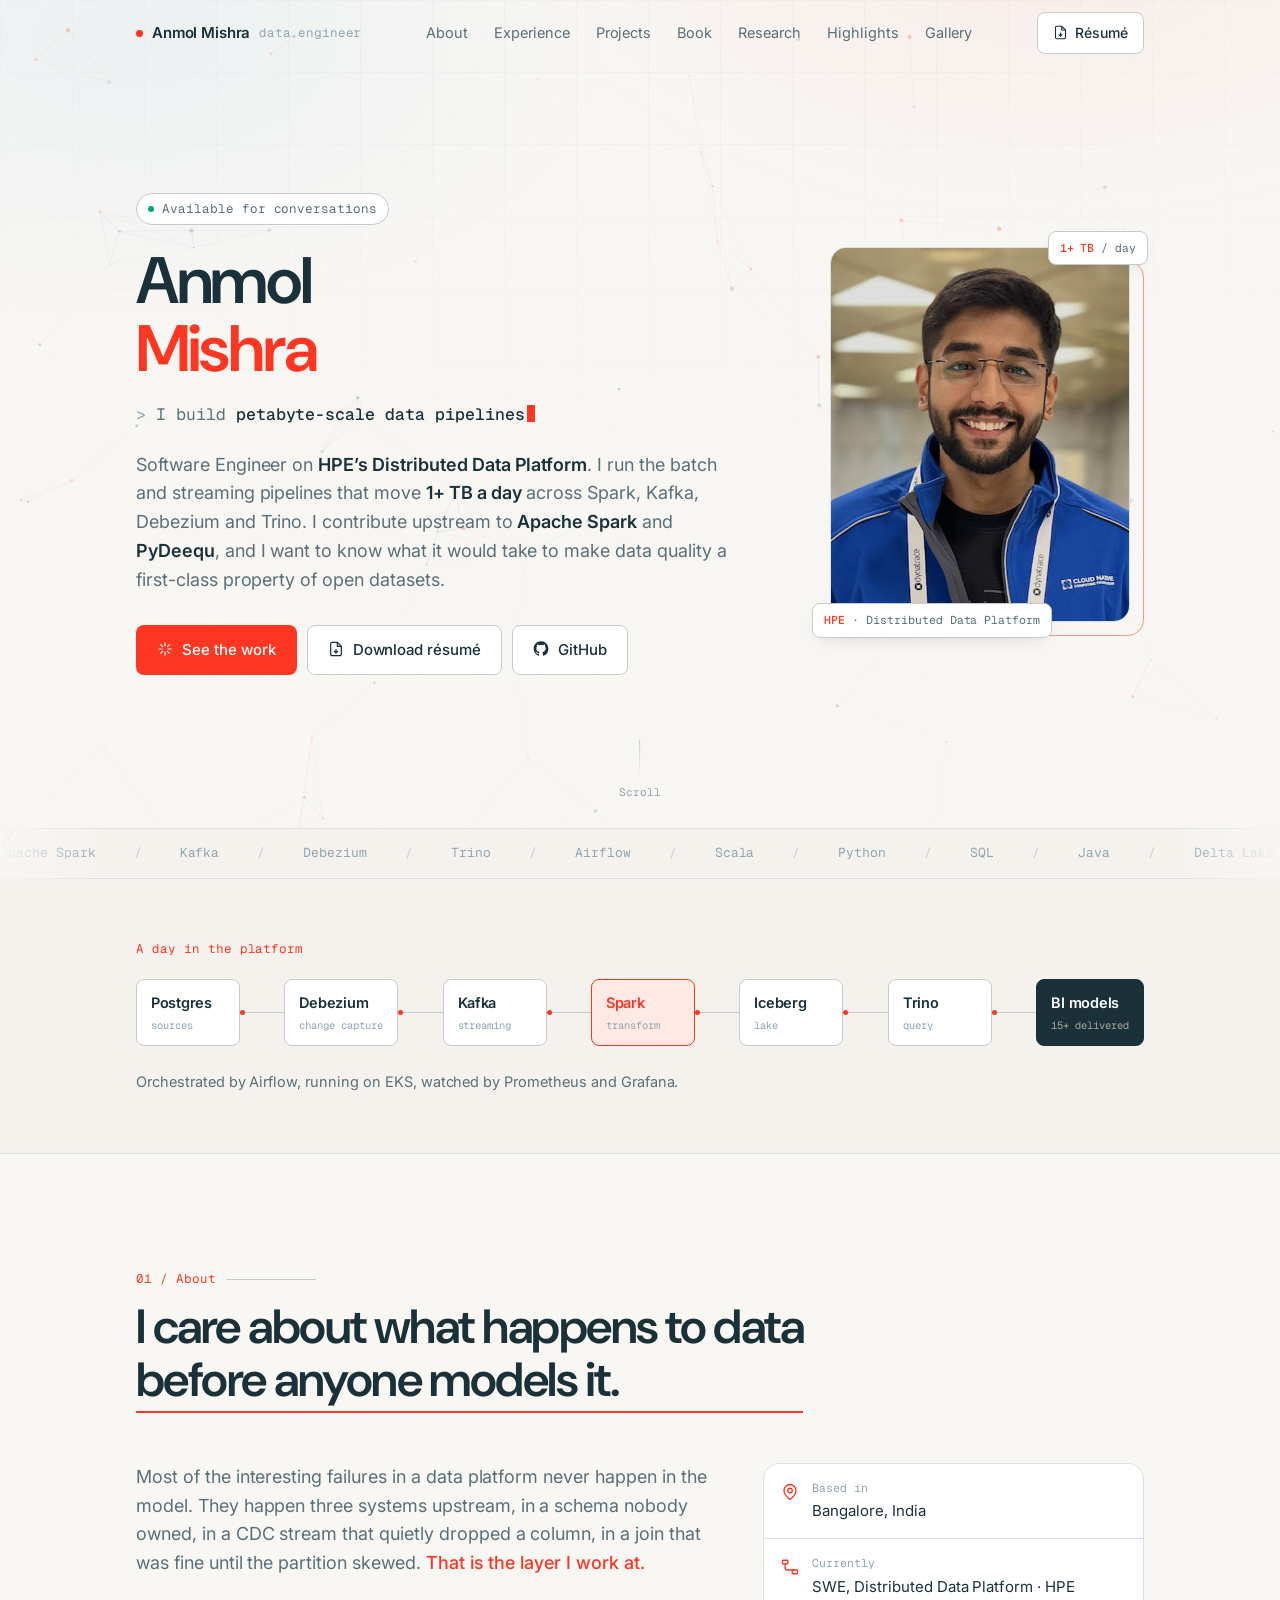
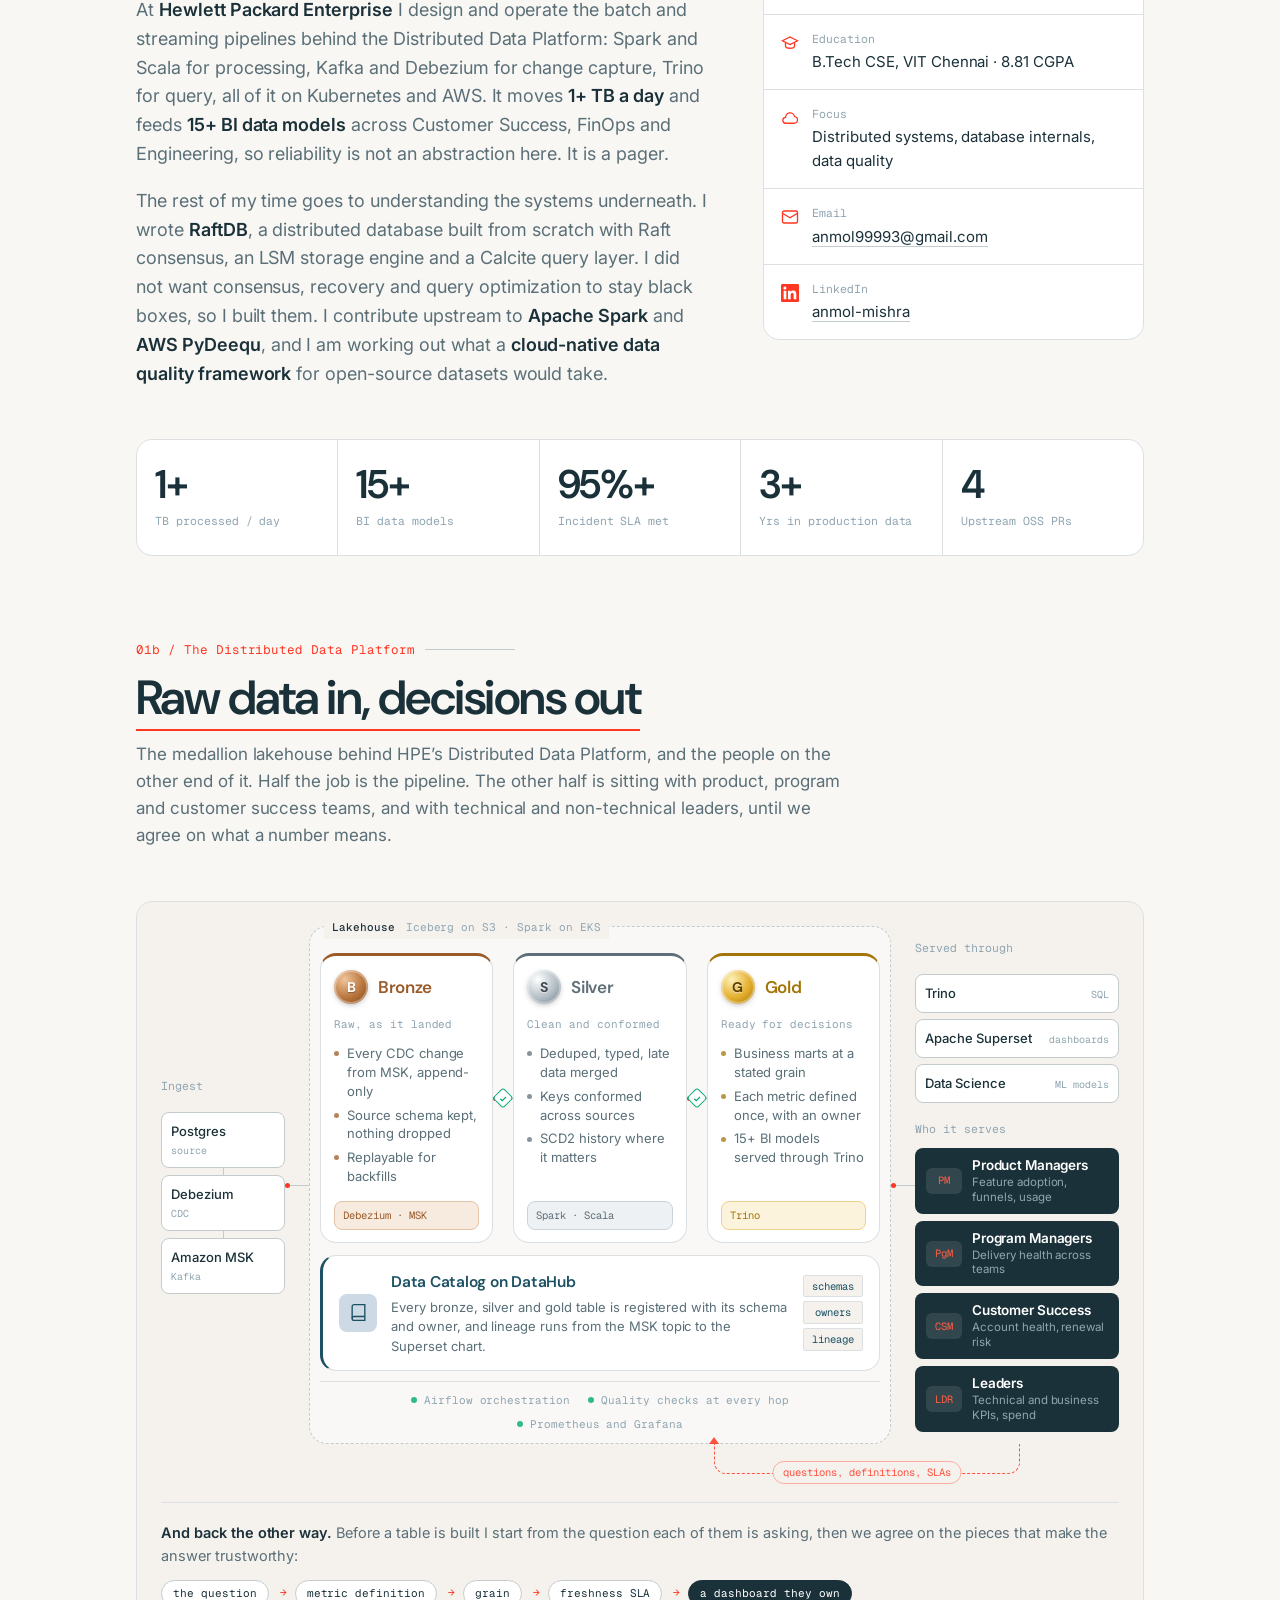
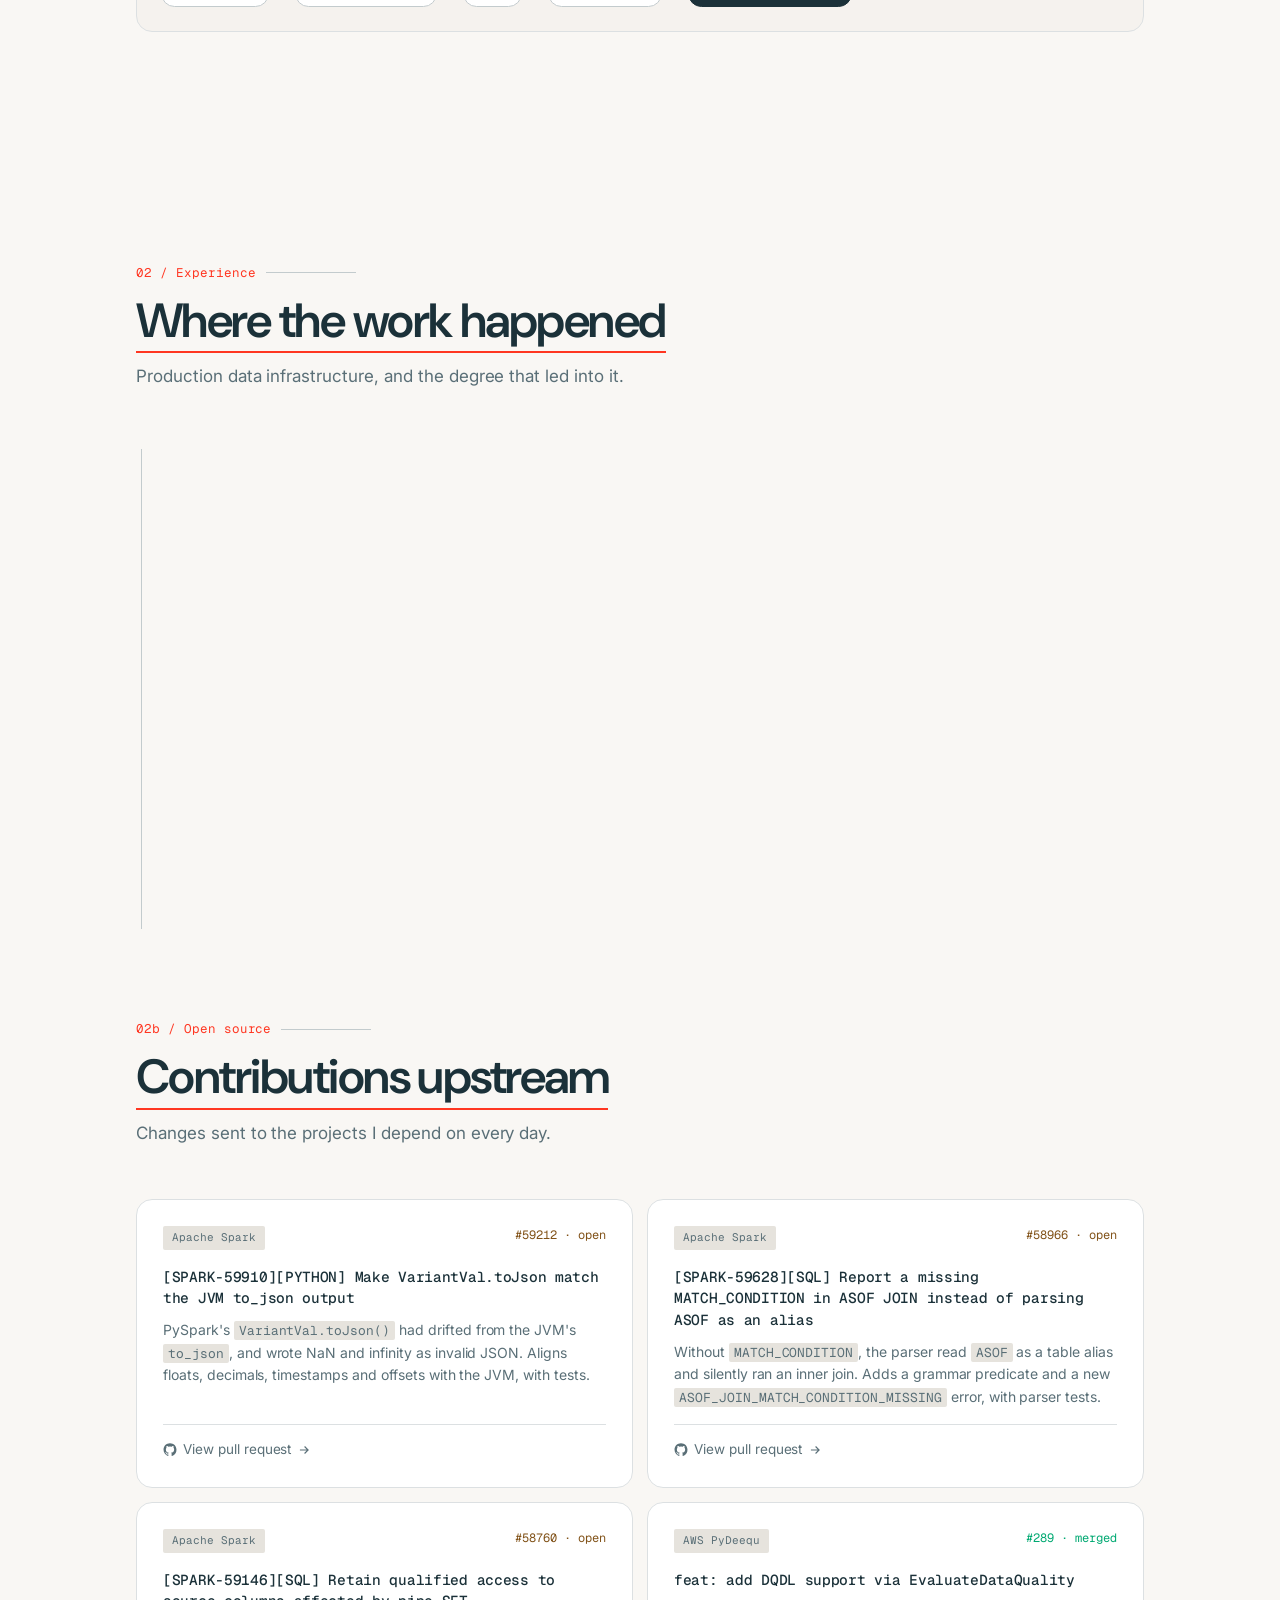
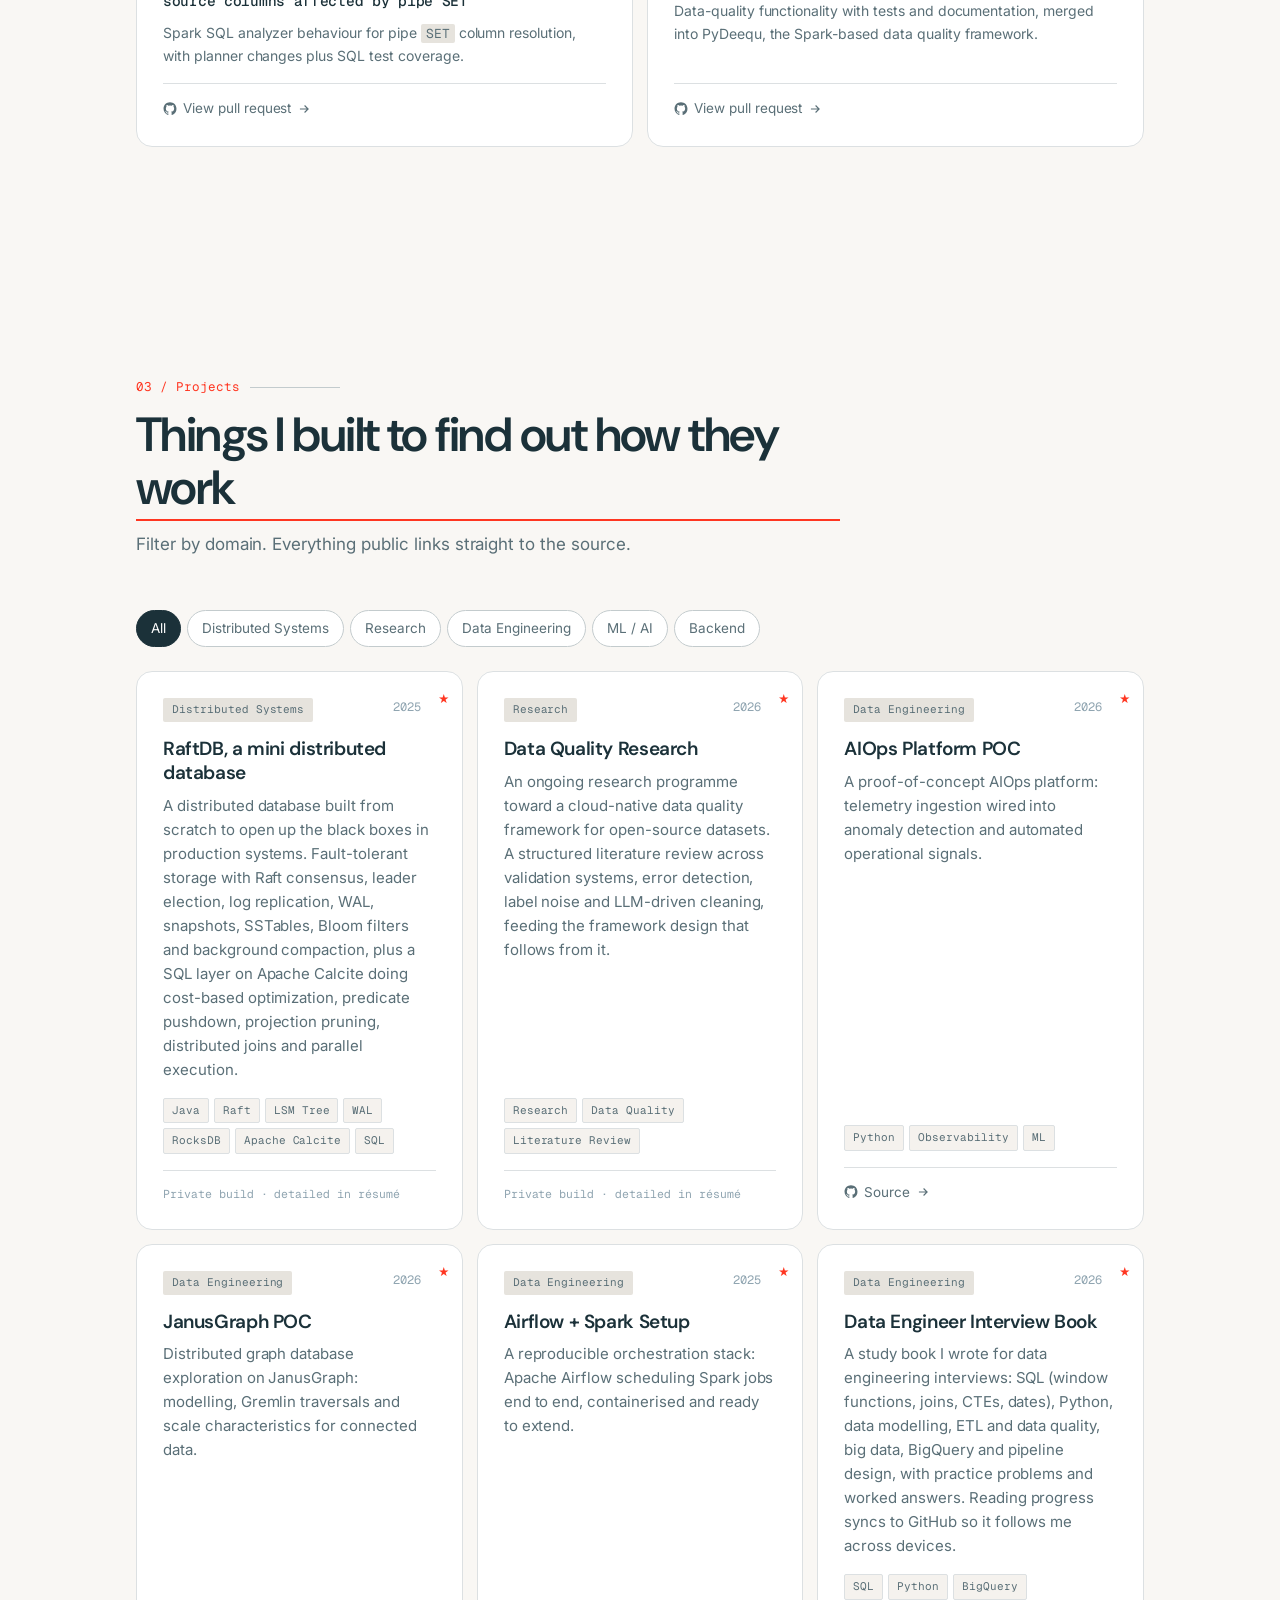
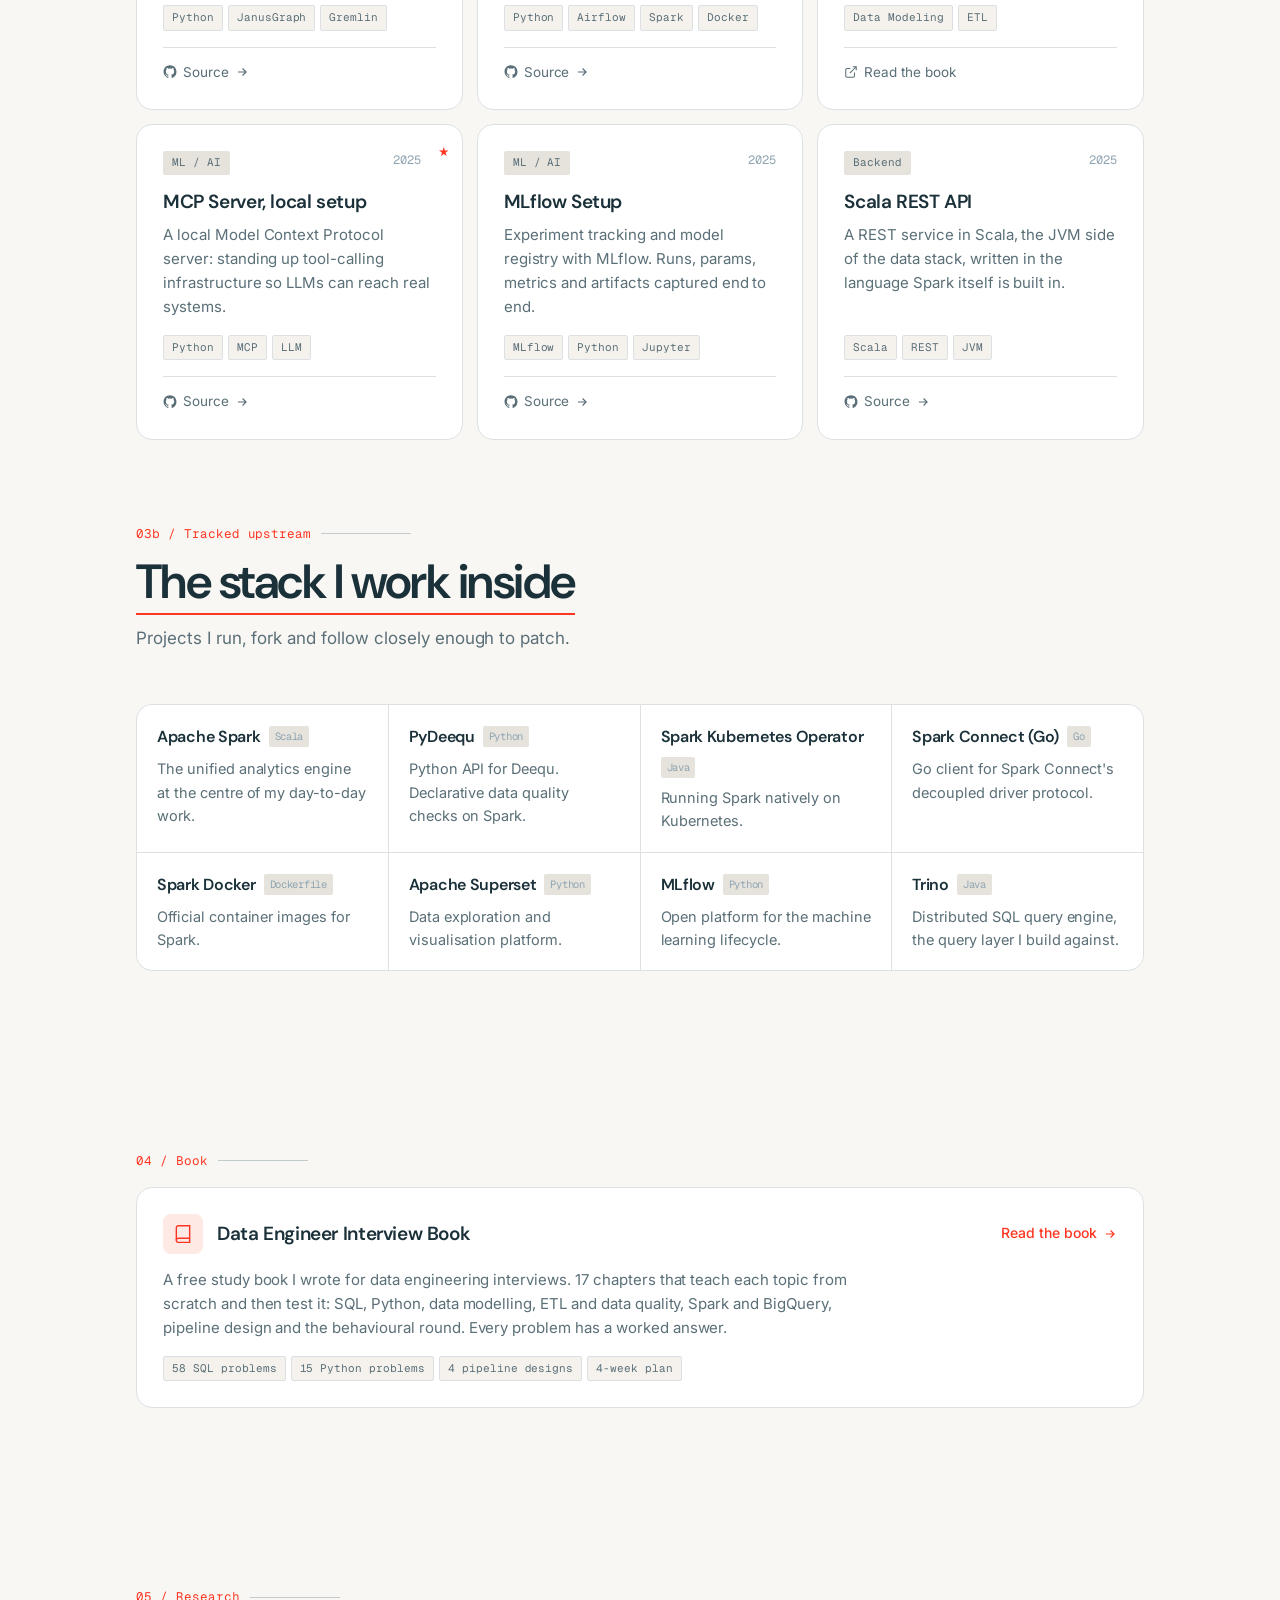
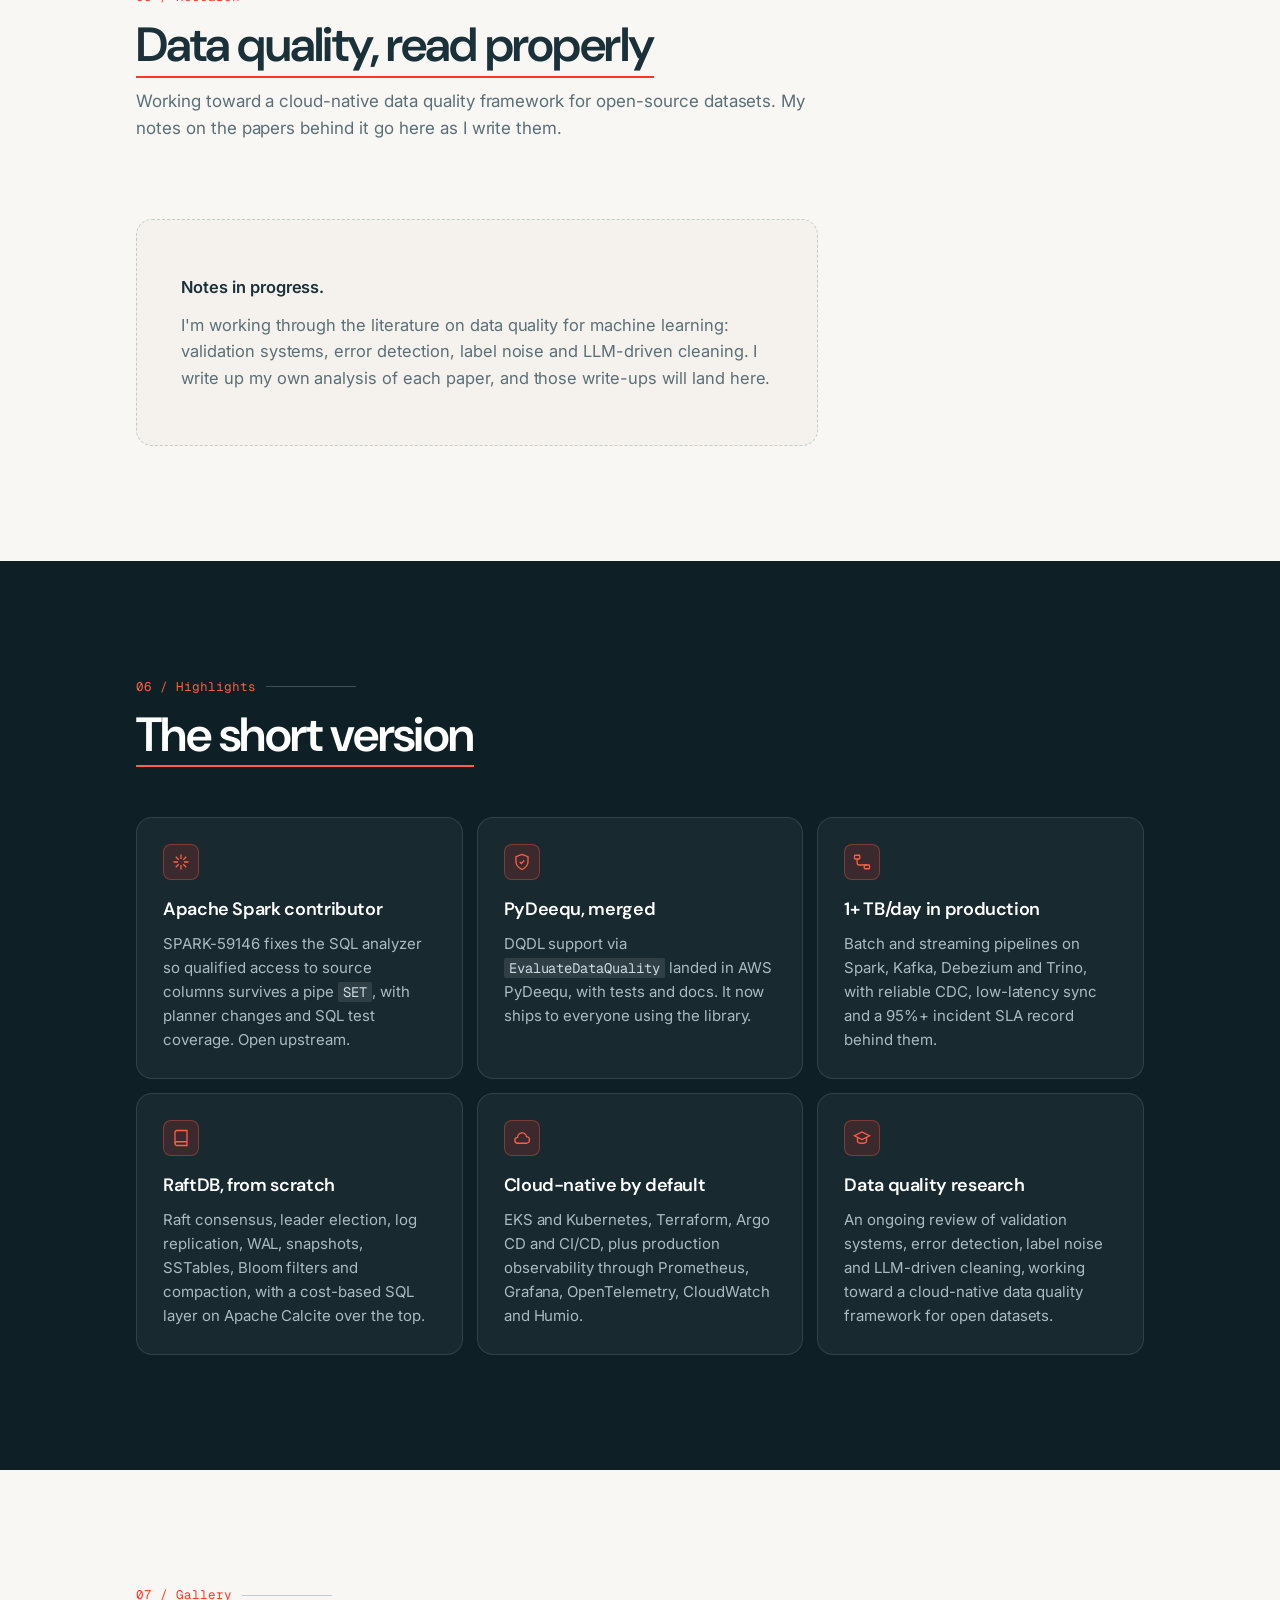
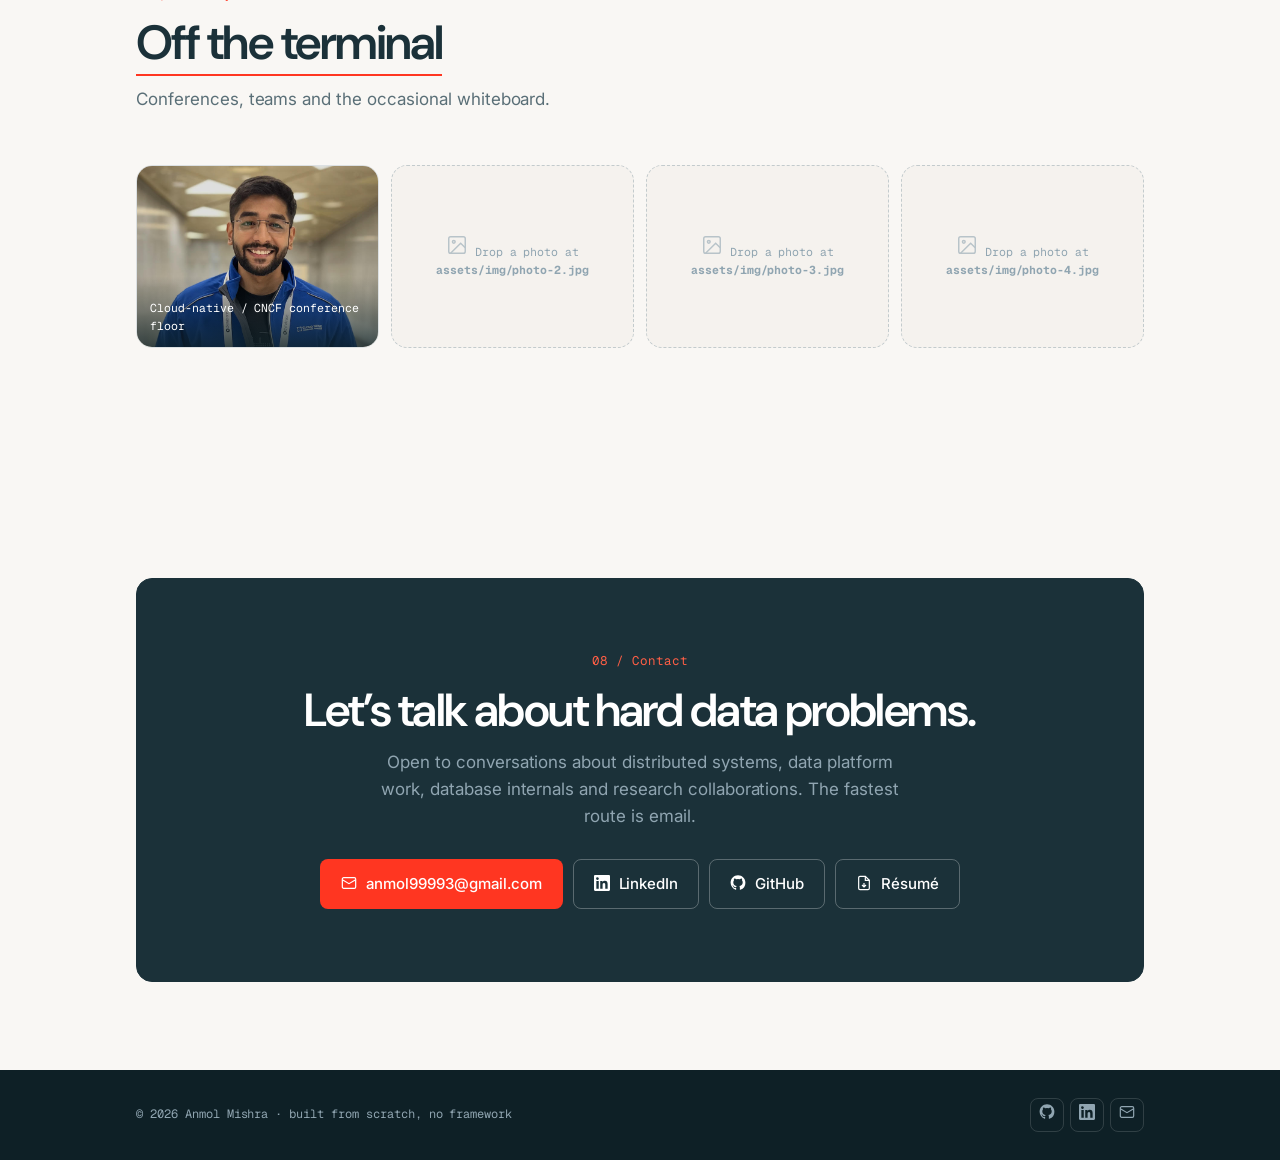
<file: index.html>
<!doctype html>
<html lang="en">
<head>
<meta charset="utf-8">
<meta name="viewport" content="width=device-width,initial-scale=1,viewport-fit=cover">
<title>Anmol Mishra · Data and Distributed Systems Engineer</title>
<meta name="description" content="Anmol Mishra is a Software Engineer on HPE's Distributed Data Platform. He builds Spark, Kafka, Trino and CDC pipelines that move 1+ TB a day, contributes to Apache Spark and PyDeequ, and researches data quality.">
<meta name="author" content="Anmol Mishra">
<meta name="theme-color" content="#f9f7f4">

<meta property="og:type" content="website">
<meta property="og:title" content="Anmol Mishra · Data and Distributed Systems Engineer">
<meta property="og:description" content="Spark, Kafka, Trino and CDC pipelines at 1+ TB a day. Contributor to Apache Spark and PyDeequ. Researching data quality for open datasets.">
<meta property="og:url" content="https://amc-hawk.github.io/">
<meta property="og:image" content="https://amc-hawk.github.io/assets/img/anmol.jpg">
<meta name="twitter:card" content="summary_large_image">

<link rel="canonical" href="https://amc-hawk.github.io/">
<link rel="icon" href="data:image/svg+xml,%3Csvg xmlns='http://www.w3.org/2000/svg' viewBox='0 0 100 100'%3E%3Crect width='100' height='100' rx='22' fill='%23f9f7f4'/%3E%3Ccircle cx='30' cy='34' r='7' fill='%23ff3621'/%3E%3Ccircle cx='70' cy='30' r='6' fill='%231b5162'/%3E%3Ccircle cx='52' cy='64' r='7' fill='%235a6f77'/%3E%3Cg stroke='%231b3139' stroke-width='3' opacity='.45'%3E%3Cpath d='M30 34 70 30M30 34 52 64M70 30 52 64'/%3E%3C/g%3E%3C/svg%3E">

<link rel="preconnect" href="https://fonts.googleapis.com">
<link rel="preconnect" href="https://fonts.gstatic.com" crossorigin>
<link href="https://fonts.googleapis.com/css2?family=DM+Sans:opsz,wght@9..40,400;9..40,500;9..40,600;9..40,700&family=Inter:wght@400;500;600&family=Geist+Mono:wght@400;500&display=swap" rel="stylesheet">
<link rel="stylesheet" href="assets/css/style.css">

<script type="application/ld+json">
{"@context":"https://schema.org","@type":"Person","name":"Anmol Mishra",
"jobTitle":"Software Engineer, Distributed Data Platform",
"worksFor":{"@type":"Organization","name":"Hewlett Packard Enterprise"},
"alumniOf":{"@type":"CollegeOrUniversity","name":"Vellore Institute of Technology"},
"url":"https://amc-hawk.github.io/",
"sameAs":["https://github.com/AMC-hawk","https://www.linkedin.com/in/anmol-mishra-92ab67188/"],
"knowsAbout":["Apache Spark","Kafka","Trino","Data Quality","Distributed Systems","Change Data Capture"]}
</script>
</head>
<body class="is-locked">

<div id="preload">
  <div class="pl-mark">Anmol Mishra</div>
  <div class="pl-bar"><i></i></div>
  <div class="pl-pct">0%</div>
</div>

<canvas id="bg-canvas" aria-hidden="true"></canvas>
<div class="bg-grid" aria-hidden="true"></div>
<div class="bg-veil" aria-hidden="true"></div>
<div class="grain" aria-hidden="true"></div>
<div id="progress" aria-hidden="true"></div>

<header class="nav">
  <div class="wrap nav-in">
    <a class="brand" href="#hero">
      <span class="dot"></span><b>Anmol Mishra</b><span>data engineer</span>
    </a>
    <nav class="nav-links">
      <a href="#about">About</a>
      <a href="#experience">Experience</a>
      <a href="#projects">Projects</a>
      <a href="#book">Book</a>
      <a href="#research">Research</a>
      <a href="#highlights">Highlights</a>
      <a href="#gallery">Gallery</a>
    </nav>
    <a class="nav-cta" href="assets/docs/Anmol-Mishra-Resume.pdf" download>
      <span data-icon="doc" style="display:flex;width:15px;height:15px"></span> Résumé
    </a>
    <button class="burger" id="burger" aria-label="Menu" aria-expanded="false"><i></i></button>
  </div>
</header>

<div id="mobile-menu">
  <a href="#about">About</a>
  <a href="#experience">Experience</a>
  <a href="#projects">Projects</a>
  <a href="#book">Book</a>
  <a href="#research">Research</a>
  <a href="#highlights">Highlights</a>
  <a href="#gallery">Gallery</a>
  <a href="#contact">Contact</a>
  <a href="assets/docs/Anmol-Mishra-Resume.pdf" download>Résumé ↓</a>
</div>

<main>

<!-- ============ HERO ============ -->
<section id="hero">
  <div class="wrap hero-grid">
    <div>
      <span class="eyebrow rv"><span class="live"></span> Available for conversations</span>

      <h1 class="hero-name rv rv-d1">
        <span class="l1"><span>Anmol</span></span>
        <span class="l2"><span>Mishra</span></span>
      </h1>

      <p class="role-line rv rv-d2">
        <span class="tag">&gt;</span> I build <span id="typed" data-words='["petabyte-scale data pipelines","streaming CDC architectures","distributed databases, from scratch","data quality systems","query engines that stay fast"]'></span>
      </p>

      <p class="hero-copy rv rv-d3">
        Software Engineer on <strong>HPE&rsquo;s Distributed Data Platform</strong>. I run the batch and
        streaming pipelines that move <strong>1+ TB a day</strong> across Spark, Kafka, Debezium and
        Trino. I contribute upstream to <strong>Apache Spark</strong> and <strong>PyDeequ</strong>, and
        I want to know what it would take to make data quality a first-class property of open datasets.
      </p>

      <div class="hero-actions rv rv-d4">
        <a class="btn btn-primary" href="#projects">
          <span data-icon="spark" style="display:flex;width:17px;height:17px"></span> See the work
        </a>
        <a class="btn btn-ghost" href="assets/docs/Anmol-Mishra-Resume.pdf" download>
          <span data-icon="doc" style="display:flex;width:17px;height:17px"></span> Download résumé
        </a>
        <a class="btn btn-ghost" href="https://github.com/AMC-hawk" target="_blank" rel="noopener">
          <span data-icon="gh" style="display:flex;width:17px;height:17px"></span> GitHub
        </a>
      </div>
    </div>

    <div class="portrait-wrap rv rv-d2">
      <div class="portrait">
        <img src="assets/img/anmol.jpg" alt="Anmol Mishra" width="827" height="598" fetchpriority="high">
      </div>
      <div class="portrait-tag"><b>HPE</b> &middot; Distributed Data Platform</div>
      <div class="portrait-tag tag-2"><b>1+ TB</b> / day</div>
    </div>
  </div>

  <div class="scroll-cue" aria-hidden="true">
    <span class="track"></span> Scroll
  </div>
</section>

<div class="marquee" aria-hidden="true">
  <div class="marquee-track">
    <span>Apache Spark</span><span>Kafka</span><span>Debezium</span><span>Trino</span>
    <span>Airflow</span><span>Scala</span><span>Python</span><span>SQL</span><span>Java</span>
    <span>Delta Lake</span><span>Iceberg</span><span>Parquet</span><span>PostgreSQL</span><span>Redis</span>
    <span>AWS</span><span>Kubernetes</span><span>Terraform</span><span>Argo CD</span>
    <span>Prometheus</span><span>Grafana</span><span>OpenTelemetry</span><span>RAG &amp; LLMs</span>
    <span>Apache Spark</span><span>Kafka</span><span>Debezium</span><span>Trino</span>
    <span>Airflow</span><span>Scala</span><span>Python</span><span>SQL</span><span>Java</span>
    <span>Delta Lake</span><span>Iceberg</span><span>Parquet</span><span>PostgreSQL</span><span>Redis</span>
    <span>AWS</span><span>Kubernetes</span><span>Terraform</span><span>Argo CD</span>
    <span>Prometheus</span><span>Grafana</span><span>OpenTelemetry</span><span>RAG &amp; LLMs</span>
  </div>
</div>

<!-- ============ PIPELINE BAND ============ -->
<section class="pipe-band" aria-label="The data pipeline I build and operate">
  <div class="wrap">
    <p class="pipe-cap rv">A day in the platform</p>
    <div class="pipe rv rv-d1">
      <div class="pipe-node"><b>Postgres</b><i>sources</i></div>
      <div class="pipe-link"><span class="pkt"></span></div>
      <div class="pipe-node"><b>Debezium</b><i>change capture</i></div>
      <div class="pipe-link"><span class="pkt" style="animation-delay:.5s"></span></div>
      <div class="pipe-node"><b>Kafka</b><i>streaming</i></div>
      <div class="pipe-link"><span class="pkt" style="animation-delay:1s"></span></div>
      <div class="pipe-node is-hot"><b>Spark</b><i>transform</i></div>
      <div class="pipe-link"><span class="pkt" style="animation-delay:1.5s"></span></div>
      <div class="pipe-node"><b>Iceberg</b><i>lake</i></div>
      <div class="pipe-link"><span class="pkt" style="animation-delay:2s"></span></div>
      <div class="pipe-node"><b>Trino</b><i>query</i></div>
      <div class="pipe-link"><span class="pkt" style="animation-delay:2.5s"></span></div>
      <div class="pipe-node is-end"><b>BI models</b><i>15+ delivered</i></div>
    </div>
    <p class="pipe-foot rv rv-d2">Orchestrated by Airflow, running on EKS, watched by Prometheus and Grafana.</p>
  </div>
</section>

<!-- ============ ABOUT ============ -->
<section id="about">
  <div class="wrap">
    <div class="sec-head rv">
      <div class="sec-num">01 / About</div>
      <h2 class="sec-title">I care about what happens to data<br>before anyone models it.</h2>
    </div>

    <div class="about-grid">
      <div class="about-prose rv rv-d1">
        <p>
          Most of the interesting failures in a data platform never happen in the model. They happen
          three systems upstream, in a schema nobody owned, in a CDC stream that quietly dropped a column,
          in a join that was fine until the partition skewed. <em>That is the layer I work at.</em>
        </p>
        <p>
          At <strong>Hewlett Packard Enterprise</strong> I design and operate the batch and streaming
          pipelines behind the Distributed Data Platform: Spark and Scala for processing, Kafka and
          Debezium for change capture, Trino for query, all of it on Kubernetes and AWS. It moves
          <strong>1+ TB a day</strong> and feeds <strong>15+ BI data models</strong> across Customer Success,
          FinOps and Engineering, so reliability is not an abstraction here. It is a pager.
        </p>
        <p>
          The rest of my time goes to understanding the systems underneath. I wrote
          <strong>RaftDB</strong>, a distributed database built from scratch with Raft consensus, an LSM
          storage engine and a Calcite query layer. I did not want consensus, recovery and query
          optimization to stay black boxes, so I built them. I contribute upstream to
          <strong>Apache Spark</strong> and <strong>AWS PyDeequ</strong>, and I am working out what a
          <strong>cloud-native data quality framework</strong> for open-source datasets would take.
        </p>
      </div>

      <div class="facts rv rv-d2">
        <div class="fact">
          <span class="ic" data-icon="pin"></span>
          <div><div class="k">Based in</div><div class="v">Bangalore, India</div></div>
        </div>
        <div class="fact">
          <span class="ic" data-icon="flow"></span>
          <div><div class="k">Currently</div><div class="v">SWE, Distributed Data Platform &middot; HPE</div></div>
        </div>
        <div class="fact">
          <span class="ic" data-icon="cap"></span>
          <div><div class="k">Education</div><div class="v">B.Tech CSE, VIT Chennai &middot; 8.81 CGPA</div></div>
        </div>
        <div class="fact">
          <span class="ic" data-icon="cloud"></span>
          <div><div class="k">Focus</div><div class="v">Distributed systems, database internals, data quality</div></div>
        </div>
        <div class="fact">
          <span class="ic" data-icon="mail"></span>
          <div><div class="k">Email</div><div class="v"><a href="mailto:anmol99993@gmail.com">anmol99993@gmail.com</a></div></div>
        </div>
        <div class="fact">
          <span class="ic" data-icon="li"></span>
          <div><div class="k">LinkedIn</div><div class="v"><a href="https://www.linkedin.com/in/anmol-mishra-92ab67188/" target="_blank" rel="noopener">anmol-mishra</a></div></div>
        </div>
      </div>
    </div>

    <div class="stats">
      <div class="stat rv rv-d1"><div class="num"><span data-count="1" data-suffix="+">1+</span></div><div class="lbl">TB processed / day</div></div>
      <div class="stat rv rv-d2"><div class="num"><span data-count="15" data-suffix="+">15+</span></div><div class="lbl">BI data models</div></div>
      <div class="stat rv rv-d3"><div class="num"><span data-count="95" data-suffix="%+">95%+</span></div><div class="lbl">Incident SLA met</div></div>
      <div class="stat rv rv-d4"><div class="num"><span data-count="3" data-suffix="+">3+</span></div><div class="lbl">Yrs in production data</div></div>
      <div class="stat rv rv-d5"><div class="num"><span data-count="4">4</span></div><div class="lbl">Upstream OSS PRs</div></div>
    </div>

    <div class="sec-head rv" style="margin-top:clamp(52px,7vw,84px)">
      <div class="sec-num">01b / The Distributed Data Platform</div>
      <h2 class="sec-title">Raw data in, decisions out</h2>
      <p class="sec-sub">
        The medallion lakehouse behind HPE&rsquo;s Distributed Data Platform, and the people on the other
        end of it. Half the job is the pipeline. The other half is sitting with product, program and
        customer success teams, and with technical and non-technical leaders, until we agree on what a number means.
      </p>
    </div>

    <figure class="medal rv rv-d1" aria-label="HPE Distributed Data Platform: Postgres changes captured by Debezium into Amazon MSK, refined through bronze, silver and gold Iceberg layers, catalogued in DataHub, and served through Trino, Apache Superset and data science ML models to product managers, program managers, customer success managers and leaders">
      <div class="m-flow">

        <div class="m-src">
          <div class="m-cap">Ingest</div>
          <span class="m-chip">Postgres <i>source</i></span>
          <span class="m-chip m-chip-down">Debezium <i>CDC</i></span>
          <span class="m-chip m-chip-down">Amazon MSK <i>Kafka</i></span>
        </div>

        <div class="m-link"><span class="pkt"></span></div>

        <div class="m-lake">
          <div class="m-lake-cap"><span>Lakehouse</span> Iceberg on S3 · Spark on EKS</div>
          <div class="m-layers">
            <div class="m-layer bronze">
              <div class="m-head"><span class="m-medal">B</span><div><b>Bronze</b><i>Raw, as it landed</i></div></div>
              <ul>
                <li>Every CDC change from MSK, append-only</li>
                <li>Source schema kept, nothing dropped</li>
                <li>Replayable for backfills</li>
              </ul>
              <div class="m-stack">Debezium · MSK</div>
            </div>

            <div class="m-gate"><span class="pkt" style="animation-delay:.6s"></span><em title="Quality gate"></em></div>

            <div class="m-layer silver">
              <div class="m-head"><span class="m-medal">S</span><div><b>Silver</b><i>Clean and conformed</i></div></div>
              <ul>
                <li>Deduped, typed, late data merged</li>
                <li>Keys conformed across sources</li>
                <li>SCD2 history where it matters</li>
              </ul>
              <div class="m-stack">Spark · Scala</div>
            </div>

            <div class="m-gate"><span class="pkt" style="animation-delay:1.2s"></span><em title="Quality gate"></em></div>

            <div class="m-layer gold">
              <div class="m-head"><span class="m-medal">G</span><div><b>Gold</b><i>Ready for decisions</i></div></div>
              <ul>
                <li>Business marts at a stated grain</li>
                <li>Each metric defined once, with an owner</li>
                <li>15+ BI models served through Trino</li>
              </ul>
              <div class="m-stack">Trino</div>
            </div>
          </div>
          <div class="m-catalog">
            <span class="m-cat-ic" data-icon="book"></span>
            <div>
              <b>Data Catalog on DataHub</b>
              <p>Every bronze, silver and gold table is registered with its schema and owner, and lineage runs from the MSK topic to the Superset chart.</p>
            </div>
            <div class="m-cat-tags"><i>schemas</i><i>owners</i><i>lineage</i></div>
          </div>
          <div class="m-rail">
            <span>Airflow orchestration</span><span>Quality checks at every hop</span><span>Prometheus and Grafana</span>
          </div>
        </div>

        <div class="m-link"><span class="pkt" style="animation-delay:1.8s"></span></div>

        <div class="m-people">
          <div class="m-cap">Served through</div>
          <div class="m-serve">
            <span class="m-chip">Trino <i>SQL</i></span>
            <span class="m-chip">Apache Superset <i>dashboards</i></span>
            <span class="m-chip">Data Science <i>ML models</i></span>
          </div>
          <div class="m-cap m-cap-2">Who it serves</div>
          <div class="m-person"><span class="m-mono">PM</span><div><b>Product Managers</b><i>Feature adoption, funnels, usage</i></div></div>
          <div class="m-person"><span class="m-mono">PgM</span><div><b>Program Managers</b><i>Delivery health across teams</i></div></div>
          <div class="m-person"><span class="m-mono">CSM</span><div><b>Customer Success</b><i>Account health, renewal risk</i></div></div>
          <div class="m-person"><span class="m-mono">LDR</span><div><b>Leaders</b><i>Technical and business KPIs, spend</i></div></div>
        </div>
        <div class="m-back" aria-hidden="true"><span>questions, definitions, SLAs</span></div>
      </div>

      <figcaption class="m-loop">
        <div class="m-loop-body">
          <b>And back the other way.</b> Before a table is built I start from the question each of them is asking,
          then we agree on the pieces that make the answer trustworthy:
          <span class="m-steps"><span>the question</span><span>metric definition</span><span>grain</span><span>freshness SLA</span><span>a dashboard they own</span></span>
        </div>
      </figcaption>
    </figure>
  </div>
</section>

<!-- ============ EXPERIENCE ============ -->
<section id="experience">
  <div class="wrap">
    <div class="sec-head rv">
      <div class="sec-num">02 / Experience</div>
      <h2 class="sec-title">Where the work happened</h2>
      <p class="sec-sub">Production data infrastructure, and the degree that led into it.</p>
    </div>
    <div class="tl" id="timeline"></div>

    <div class="sec-head rv" style="margin-top:clamp(52px,7vw,84px)">
      <div class="sec-num">02b / Open source</div>
      <h2 class="sec-title">Contributions upstream</h2>
      <p class="sec-sub">Changes sent to the projects I depend on every day.</p>
    </div>
    <div class="proj-grid" id="contrib"></div>
  </div>
</section>

<!-- ============ PROJECTS ============ -->
<section id="projects">
  <div class="wrap">
    <div class="sec-head rv">
      <div class="sec-num">03 / Projects</div>
      <h2 class="sec-title">Things I built to find out how they work</h2>
      <p class="sec-sub">Filter by domain. Everything public links straight to the source.</p>
    </div>
    <div class="filters rv rv-d1" id="proj-filters"></div>
    <div class="proj-grid" id="proj-grid"></div>

    <div class="sec-head rv" style="margin-top:clamp(52px,7vw,84px)">
      <div class="sec-num">03b / Tracked upstream</div>
      <h2 class="sec-title">The stack I work inside</h2>
      <p class="sec-sub">Projects I run, fork and follow closely enough to patch.</p>
    </div>
    <div class="oss-grid" id="oss-grid"></div>
  </div>
</section>

<!-- ============ BOOK ============ -->
<section id="book">
  <div class="wrap">
    <div class="sec-num rv">04 / Book</div>
    <a class="card book-card rv rv-d1" href="de-book/">
      <span class="book-icon" data-icon="book"></span>
      <h3>Data Engineer Interview Book</h3>
      <span class="book-go">Read the book <span data-icon="arrow"></span></span>
      <p>
        A free study book I wrote for data engineering interviews. 17 chapters that teach each topic
        from scratch and then test it: SQL, Python, data modelling, ETL and data quality, Spark and
        BigQuery, pipeline design and the behavioural round. Every problem has a worked answer.
      </p>
      <div class="stack">
        <i>58 SQL problems</i><i>15 Python problems</i><i>4 pipeline designs</i><i>4-week plan</i>
      </div>
    </a>
  </div>
</section>

<!-- ============ RESEARCH ============ -->
<section id="research">
  <div class="wrap">
    <div class="sec-head rv">
      <div class="sec-num">05 / Research</div>
      <h2 class="sec-title">Data quality, read properly</h2>
      <p class="sec-sub">
        Working toward a cloud-native data quality framework for open-source datasets.
        My notes on the papers behind it go here as I write them.
      </p>
    </div>

    <div class="filters rv rv-d1" id="paper-filters"></div>
    <div class="paper-list rv rv-d2" id="paper-list"></div>
  </div>
</section>

<!-- ============ HIGHLIGHTS ============ -->
<section id="highlights" class="dark">
  <div class="wrap">
    <div class="sec-head rv">
      <div class="sec-num">06 / Highlights</div>
      <h2 class="sec-title">The short version</h2>
    </div>
    <div class="hl-grid">
      <article class="card hl rv rv-d1">
        <div class="ic" data-icon="spark"></div>
        <h3>Apache Spark contributor</h3>
        <p>SPARK-59146 fixes the SQL analyzer so qualified access to source columns survives a pipe <code>SET</code>, with planner changes and SQL test coverage. Open upstream.</p>
      </article>
      <article class="card hl rv rv-d2">
        <div class="ic" data-icon="shield"></div>
        <h3>PyDeequ, merged</h3>
        <p>DQDL support via <code>EvaluateDataQuality</code> landed in AWS PyDeequ, with tests and docs. It now ships to everyone using the library.</p>
      </article>
      <article class="card hl rv rv-d3">
        <div class="ic" data-icon="flow"></div>
        <h3>1+ TB/day in production</h3>
        <p>Batch and streaming pipelines on Spark, Kafka, Debezium and Trino, with reliable CDC, low-latency sync and a 95%+ incident SLA record behind them.</p>
      </article>
      <article class="card hl rv rv-d4">
        <div class="ic" data-icon="book"></div>
        <h3>RaftDB, from scratch</h3>
        <p>Raft consensus, leader election, log replication, WAL, snapshots, SSTables, Bloom filters and compaction, with a cost-based SQL layer on Apache Calcite over the top.</p>
      </article>
      <article class="card hl rv rv-d5">
        <div class="ic" data-icon="cloud"></div>
        <h3>Cloud-native by default</h3>
        <p>EKS and Kubernetes, Terraform, Argo CD and CI/CD, plus production observability through Prometheus, Grafana, OpenTelemetry, CloudWatch and Humio.</p>
      </article>
      <article class="card hl rv rv-d6">
        <div class="ic" data-icon="cap"></div>
        <h3>Data quality research</h3>
        <p>An ongoing review of validation systems, error detection, label noise and LLM-driven cleaning, working toward a cloud-native data quality framework for open datasets.</p>
      </article>
    </div>
  </div>
</section>

<!-- ============ GALLERY ============ -->
<section id="gallery">
  <div class="wrap">
    <div class="sec-head rv">
      <div class="sec-num">07 / Gallery</div>
      <h2 class="sec-title">Off the terminal</h2>
      <p class="sec-sub">Conferences, teams and the occasional whiteboard.</p>
    </div>
    <div class="gal">
      <figure class="rv rv-d1">
        <img src="assets/img/anmol.jpg" alt="Anmol Mishra at a cloud-native conference" loading="lazy">
        <figcaption>Cloud-native / CNCF conference floor</figcaption>
      </figure>
      <figure class="rv rv-d2 empty">
        <div>
          <span data-icon="img"></span>
          Drop a photo at<br><b>assets/img/photo-2.jpg</b>
        </div>
      </figure>
      <figure class="rv rv-d3 empty">
        <div>
          <span data-icon="img"></span>
          Drop a photo at<br><b>assets/img/photo-3.jpg</b>
        </div>
      </figure>
      <figure class="rv rv-d4 empty">
        <div>
          <span data-icon="img"></span>
          Drop a photo at<br><b>assets/img/photo-4.jpg</b>
        </div>
      </figure>
    </div>
  </div>
</section>

<!-- ============ CONTACT ============ -->
<section id="contact">
  <div class="wrap">
    <div class="contact-card rv">
      <div class="sec-num" style="justify-content:center">08 / Contact</div>
      <h2>Let&rsquo;s talk about hard data problems.</h2>
      <p>
        Open to conversations about distributed systems, data platform work, database internals
        and research collaborations. The fastest route is email.
      </p>
      <div class="contact-actions">
        <a class="btn btn-primary" href="mailto:anmol99993@gmail.com">
          <span data-icon="mail" style="display:flex;width:17px;height:17px"></span> anmol99993@gmail.com
        </a>
        <a class="btn btn-ghost" href="https://www.linkedin.com/in/anmol-mishra-92ab67188/" target="_blank" rel="noopener">
          <span data-icon="li" style="display:flex;width:17px;height:17px"></span> LinkedIn
        </a>
        <a class="btn btn-ghost" href="https://github.com/AMC-hawk" target="_blank" rel="noopener">
          <span data-icon="gh" style="display:flex;width:17px;height:17px"></span> GitHub
        </a>
        <a class="btn btn-ghost" href="assets/docs/Anmol-Mishra-Resume.pdf" download>
          <span data-icon="doc" style="display:flex;width:17px;height:17px"></span> Résumé
        </a>
      </div>
    </div>
  </div>
</section>

</main>

<footer>
  <div class="wrap foot-in">
    <p>&copy; <span id="year"></span> Anmol Mishra &middot; built from scratch, no framework</p>
    <div class="foot-links">
      <a href="https://github.com/AMC-hawk" target="_blank" rel="noopener" aria-label="GitHub"><span data-icon="gh"></span></a>
      <a href="https://www.linkedin.com/in/anmol-mishra-92ab67188/" target="_blank" rel="noopener" aria-label="LinkedIn"><span data-icon="li"></span></a>
      <a href="mailto:anmol99993@gmail.com" aria-label="Email"><span data-icon="mail"></span></a>
    </div>
  </div>
</footer>

<script src="data/research.js"></script>
<script src="data/projects.js"></script>
<script src="data/experience.js"></script>
<script src="assets/js/bg.js"></script>
<script src="assets/js/main.js"></script>
</body>
</html>
</file>
<file: assets/css/style.css>
/* ============================================================
   Anmol Mishra — portfolio
   Warm editorial research-lab aesthetic. Paper, ink, one accent.
   Hand-built, no framework.
   ============================================================ */

:root{
  /* surfaces — Databricks warm off-white */
  --paper:#f9f7f4;
  --beige:#f5f2ee;
  --raised:#eeede9;
  --sunken:#e6e3dd;
  --beige-dark:#e0dcd4;

  /* ink — deep navy rather than neutral black */
  --ink:#1b3139;
  --ink-deep:#0e2026;
  --ink-muted:#5a6f77;
  --ink-subtle:#90a5b1;
  --brown:#494440;

  /* accents */
  --accent:#ff3621;
  --accent-2:#ff5f46;
  --accent-soft:#ffe9e5;
  --accent-line:#ff9e94;
  --blue:#1b5162;
  --blue-soft:#cddae5;
  --green:#00a972;
  --amber:#815218;
  --amber-soft:#ffdeb3;

  --line:#dce0e2;
  --line-strong:#c3cbcd;

  --dark:#0e2026;
  --dark-2:#1b3139;
  --dark-ink:#90a5b1;

  --font-d:"DM Sans",system-ui,-apple-system,"Helvetica Neue",sans-serif;
  --font-b:"Inter",system-ui,-apple-system,"Helvetica Neue",sans-serif;
  --font-m:"Geist Mono",ui-monospace,SFMono-Regular,Menlo,monospace;

  --r:8px;
  --r-lg:16px;
  --gut:clamp(20px,5vw,56px);
  --maxw:1120px;
  --ease:cubic-bezier(.22,1,.36,1);
}

*,*::before,*::after{box-sizing:border-box}

html{scroll-behavior:smooth;-webkit-text-size-adjust:100%}
@media (prefers-reduced-motion:reduce){html{scroll-behavior:auto}}

body{
  margin:0;
  background:var(--paper);
  color:var(--ink);
  font-family:var(--font-b);
  font-size:17px;
  line-height:1.6;
  letter-spacing:-.002em;
  -webkit-font-smoothing:antialiased;
  overflow-x:hidden;
}
body.is-locked{overflow:hidden}

img{max-width:100%;display:block}
a{color:inherit;text-decoration:none}
button{font:inherit;color:inherit;background:none;border:0;cursor:pointer}
code{font-family:var(--font-m);font-size:.92em;background:var(--sunken);padding:1px 5px;border-radius:2px}
::selection{background:var(--accent);color:#fff}

/* ---------- Preloader ---------- */
#preload{
  position:fixed;inset:0;z-index:999;
  background:var(--paper);
  display:grid;place-content:center;gap:16px;
  transition:opacity .6s var(--ease),visibility .6s;
}
#preload.done{opacity:0;visibility:hidden}
.pl-mark{font-family:var(--font-m);font-size:12px;color:var(--ink-subtle);text-align:center;letter-spacing:.16px}
.pl-bar{width:min(180px,50vw);height:2px;background:var(--line);overflow:hidden;border-radius:2px}
.pl-bar i{display:block;height:100%;width:0;background:var(--accent);transition:width .3s linear}
.pl-pct{font-family:var(--font-m);font-size:11px;color:var(--ink-subtle);text-align:center}

/* ---------- Background ---------- */
#bg-canvas{position:fixed;inset:0;z-index:0;pointer-events:none;opacity:.55}
.bg-veil{
  position:fixed;inset:0;z-index:1;pointer-events:none;
  background:
    radial-gradient(900px 520px at 82% -10%,rgba(255,54,33,.05),transparent 62%),
    radial-gradient(820px 480px at 10% 4%,rgba(19,146,236,.05),transparent 60%);
}
.bg-grid{
  position:fixed;inset:0;z-index:1;pointer-events:none;opacity:.55;
  background-image:
    linear-gradient(rgba(27,49,57,.045) 1px,transparent 1px),
    linear-gradient(90deg,rgba(27,49,57,.045) 1px,transparent 1px);
  background-size:72px 72px;
  mask-image:radial-gradient(ellipse 110% 70% at 50% 0%,#000 25%,transparent 75%);
  -webkit-mask-image:radial-gradient(ellipse 110% 70% at 50% 0%,#000 25%,transparent 75%);
}
.noise{display:none}

/* ---------- Scroll progress ---------- */
#progress{
  position:fixed;top:0;left:0;height:2px;width:0;z-index:800;
  background:var(--accent);
}

/* ---------- Layout ---------- */
.wrap{width:100%;max-width:var(--maxw);margin-inline:auto;padding-inline:var(--gut)}
main{position:relative;z-index:3}
section{position:relative;padding-block:clamp(64px,9vw,120px)}

/* ---------- Nav ---------- */
header.nav{
  position:fixed;top:0;left:0;right:0;z-index:700;
  border-bottom:1px solid transparent;
  transition:background-color .35s var(--ease),border-color .35s var(--ease);
}
header.nav.stuck{
  background:rgba(249,247,244,.88);
  backdrop-filter:blur(14px) saturate(120%);
  -webkit-backdrop-filter:blur(14px) saturate(120%);
  border-bottom-color:var(--line);
}
.nav-in{display:flex;align-items:center;justify-content:space-between;gap:20px;height:66px}

.brand{display:flex;align-items:center;gap:9px;font-size:15px;letter-spacing:-.01em}
.brand .dot{width:7px;height:7px;border-radius:50%;background:var(--accent);flex:none}
.brand b{font-weight:600}
.brand span{color:var(--ink-subtle);font-family:var(--font-m);font-size:12.5px}

.nav-links{display:flex;align-items:center;gap:2px}
.nav-links a{
  position:relative;padding:7px 12px;border-radius:var(--r);
  font-size:14.5px;color:var(--ink-muted);
  transition:color .22s,background-color .22s;
}
.nav-links a:hover{color:var(--ink);background:var(--raised)}
.nav-links a.active{color:var(--ink);font-weight:500}
.nav-links a.active::after{
  content:"";position:absolute;left:12px;right:12px;bottom:2px;height:1.5px;background:var(--accent);
}

.nav-cta{
  display:inline-flex;align-items:center;gap:7px;
  padding:9px 15px;border-radius:var(--r);
  border:1px solid var(--line-strong);
  font-size:14px;font-weight:500;background:#fff;
  transition:border-color .25s,background-color .25s,color .25s;
}
.nav-cta:hover{border-color:var(--ink);background:var(--ink);color:#fff}

.burger{display:none;width:40px;height:40px;place-items:center;border-radius:var(--r);border:1px solid var(--line-strong);background:#fff}
.burger i{display:block;width:16px;height:1.5px;background:var(--ink);position:relative;transition:background .22s}
.burger i::before,.burger i::after{content:"";position:absolute;left:0;width:16px;height:1.5px;background:var(--ink);transition:transform .32s var(--ease)}
.burger i::before{top:-5.5px}.burger i::after{top:5.5px}
.burger.open i{background:transparent}
.burger.open i::before{transform:translateY(5.5px) rotate(45deg)}
.burger.open i::after{transform:translateY(-5.5px) rotate(-45deg)}

#mobile-menu{
  position:fixed;inset:66px 0 0;z-index:690;background:var(--paper);
  display:flex;flex-direction:column;padding:20px var(--gut);
  transform:translateY(-10px);opacity:0;visibility:hidden;
  transition:opacity .3s var(--ease),transform .3s var(--ease),visibility .3s;
}
#mobile-menu.open{opacity:1;visibility:visible;transform:none}
#mobile-menu a{padding:15px 2px;font-size:22px;font-weight:500;border-bottom:1px solid var(--line);letter-spacing:-.015em}

@media (max-width:900px){.nav-links,.nav-cta{display:none}.burger{display:grid}}

/* ---------- Hero ---------- */
#hero{min-height:92svh;display:flex;align-items:center;padding-top:104px;padding-bottom:64px}
.hero-grid{display:grid;grid-template-columns:1.3fr .7fr;gap:clamp(32px,6vw,72px);align-items:center;width:100%}

.eyebrow{
  display:inline-flex;align-items:center;gap:8px;
  font-family:var(--font-m);font-size:12.5px;color:var(--ink-muted);
  padding:5px 11px;border-radius:999px;
  border:1px solid var(--line-strong);background:#fff;
}
.eyebrow .live{width:6px;height:6px;border-radius:50%;background:var(--green);flex:none}

h1.hero-name{
  font-family:var(--font-d);
  font-size:clamp(2.6rem,6vw,4.1rem);
  line-height:1.03;letter-spacing:-.035em;font-weight:600;
  margin:22px 0 0;
}
h1.hero-name .l1{display:block}
h1.hero-name .l2{display:block;color:var(--accent)}

.role-line{margin-top:18px;font-family:var(--font-m);font-size:clamp(14px,1.7vw,16.5px);color:var(--ink-muted);min-height:1.7em}
.role-line .tag{color:var(--ink-subtle)}
#typed{color:var(--ink);font-weight:500}
#typed::after{
  content:"";display:inline-block;width:8px;height:1.02em;margin-left:2px;
  background:var(--accent);vertical-align:-.14em;animation:caret 1.05s step-end infinite;
}
@keyframes caret{0%,100%{opacity:1}50%{opacity:0}}

.hero-copy{margin-top:22px;max-width:54ch;color:var(--ink-muted);font-size:clamp(16px,1.6vw,18px)}
.hero-copy strong{color:var(--ink);font-weight:600}

.hero-actions{display:flex;flex-wrap:wrap;gap:10px;margin-top:30px}

.btn{
  display:inline-flex;align-items:center;gap:8px;
  padding:12px 20px;border-radius:var(--r);
  font-size:15px;font-weight:500;
  border:1px solid transparent;
  transition:background-color .25s,border-color .25s,color .25s,transform .25s var(--ease);
}
.btn svg{width:16px;height:16px;flex:none}
.btn-primary{background:var(--accent);color:#fff}
.btn-primary:hover{background:#e22a16;transform:translateY(-1px)}
.btn-ghost{border-color:var(--line-strong);background:#fff;color:var(--ink)}
.btn-ghost:hover{border-color:var(--ink);transform:translateY(-1px)}

/* portrait */
.portrait-wrap{position:relative;justify-self:center;width:min(300px,70vw)}
.portrait{
  position:relative;aspect-ratio:4/5;border-radius:var(--r-lg);overflow:hidden;
  border:1px solid var(--line);background:var(--raised);
}
.portrait img{width:100%;height:100%;object-fit:cover;object-position:50% 20%}
.portrait::after{display:none}
.ring,.orbit{display:none}
.portrait-tag{
  position:absolute;left:-18px;bottom:-16px;z-index:2;
  background:#fff;border:1px solid var(--line-strong);border-radius:var(--r);
  padding:7px 11px;font-family:var(--font-m);font-size:11.5px;color:var(--ink-muted);
  box-shadow:0 6px 18px -10px rgba(27,49,57,.26);
}
.portrait-tag b{color:var(--accent);font-weight:500}

.scroll-cue{
  position:absolute;bottom:26px;left:50%;transform:translateX(-50%);
  display:flex;flex-direction:column;align-items:center;gap:8px;
  font-family:var(--font-m);font-size:11px;color:var(--ink-subtle);
}
.scroll-cue .track{width:1px;height:36px;background:linear-gradient(var(--line-strong),transparent);animation:drop 2.1s ease-in-out infinite}
@keyframes drop{0%{transform:scaleY(0);transform-origin:top}50%{transform:scaleY(1);transform-origin:top}50.1%{transform-origin:bottom}100%{transform:scaleY(0);transform-origin:bottom}}

@media (max-width:900px){
  .hero-grid{grid-template-columns:1fr;gap:36px}
  .portrait-wrap{grid-row:1;justify-self:start;width:min(200px,50vw)}
  .scroll-cue{display:none}
}

/* ---------- Marquee ---------- */
.marquee{
  border-block:1px solid var(--line);background:var(--beige);
  padding-block:14px;overflow:hidden;position:relative;z-index:3;
  mask-image:linear-gradient(90deg,transparent,#000 8%,#000 92%,transparent);
  -webkit-mask-image:linear-gradient(90deg,transparent,#000 8%,#000 92%,transparent);
}
.marquee-track{display:flex;gap:38px;width:max-content;animation:slide 38s linear infinite}
.marquee:hover .marquee-track{animation-play-state:paused}
@keyframes slide{to{transform:translateX(-50%)}}
.marquee-track span{
  font-family:var(--font-m);font-size:13px;color:var(--ink-subtle);
  white-space:nowrap;display:flex;align-items:center;gap:38px;
}
.marquee-track span::after{content:"/";color:var(--line-strong)}

/* ---------- Section headings ---------- */
.sec-head{margin-bottom:clamp(30px,4.5vw,52px);max-width:64ch}
.sec-num{font-family:var(--font-m);font-size:12.5px;color:var(--accent);display:flex;align-items:center;gap:10px}
.sec-num::after{content:"";height:1px;flex:1;max-width:90px;background:var(--line-strong)}
h2.sec-title{
  font-family:var(--font-d);font-weight:600;letter-spacing:-.032em;
  font-size:clamp(2rem,4vw,3rem);line-height:1.1;margin:12px 0 0;
}
.sec-sub{margin-top:12px;color:var(--ink-muted);font-size:clamp(15.5px,1.6vw,17px)}

/* ---------- Cards ---------- */
.card{
  position:relative;border:1px solid var(--line);border-radius:var(--r-lg);
  background:#fff;padding:clamp(20px,2.5vw,26px);
  transition:border-color .3s,transform .3s var(--ease),box-shadow .3s var(--ease);
}
.card::before{display:none}
.card:hover{border-color:var(--line-strong);transform:translateY(-2px);box-shadow:0 12px 30px -18px rgba(27,49,57,.28)}

/* ---------- About ---------- */
.about-grid{display:grid;grid-template-columns:1.2fr .8fr;gap:clamp(28px,4.5vw,56px);align-items:start}
.about-prose p{color:var(--ink-muted);font-size:clamp(16px,1.6vw,18px);margin:0 0 18px}
.about-prose p:last-child{margin-bottom:0}
.about-prose strong{color:var(--ink);font-weight:600}
.about-prose em{color:var(--accent);font-style:normal;font-weight:500}

.facts{display:grid;gap:1px;background:var(--line);border:1px solid var(--line);border-radius:var(--r-lg);overflow:hidden}
.fact{
  display:flex;gap:13px;align-items:flex-start;
  padding:15px 17px;background:#fff;
  transition:background-color .25s;
}
.fact:hover{background:var(--beige)}
.fact .ic{width:18px;height:18px;flex:none;color:var(--accent);margin-top:3px}
.fact .k{font-family:var(--font-m);font-size:11.5px;color:var(--ink-subtle)}
.fact .v{font-size:15px;margin-top:2px}
.fact .v a{border-bottom:1px solid var(--line-strong);transition:border-color .2s,color .2s}
.fact .v a:hover{color:var(--accent);border-color:var(--accent)}

@media (max-width:900px){.about-grid{grid-template-columns:1fr}}

/* ---------- Stats ---------- */
.stats{
  display:grid;grid-template-columns:repeat(auto-fit,minmax(150px,1fr));
  gap:1px;margin-top:clamp(32px,4vw,52px);
  background:var(--line);border:1px solid var(--line);border-radius:var(--r-lg);overflow:hidden;
}
.stat{padding:24px 18px;background:#fff;transition:background-color .25s}
.stat:hover{background:var(--beige)}
.stat::after{display:none}
.stat .num{
  font-family:var(--font-d);font-size:clamp(30px,4vw,40px);font-weight:600;
  letter-spacing:-.035em;line-height:1;color:var(--ink);
}
.stat .lbl{margin-top:8px;font-family:var(--font-m);font-size:11.5px;color:var(--ink-subtle)}

/* ---------- Medallion diagram ---------- */
.medal{
  --bronze:#9a5b2a;--bronze-soft:#f7ebe0;--bronze-line:#e3c3a5;
  --silver:#5f6f78;--silver-soft:#eef1f3;--silver-line:#cbd3d8;
  --gold:#a37408;--gold-soft:#fbf3dc;--gold-line:#ecd28c;
  margin:0;padding:clamp(16px,2.4vw,24px);
  background:var(--beige);border:1px solid var(--line);border-radius:var(--r-lg);
}
.m-flow{display:grid;grid-template-columns:124px 24px 1fr 24px 204px;align-items:center}
.m-cap{font-family:var(--font-m);font-size:11.5px;color:var(--ink-subtle);margin-bottom:10px}
.m-cap-2{margin:10px 0 3px}

/* sources */
.m-src{display:flex;flex-direction:column;gap:7px}
.m-chip{
  display:flex;justify-content:space-between;align-items:baseline;gap:6px;
  padding:8px 9px;background:#fff;border:1px solid var(--line-strong);border-radius:var(--r);
  font-size:13px;font-weight:500;white-space:nowrap;
}
.m-src .m-chip{flex-direction:column;align-items:flex-start;gap:1px}
.m-chip-down{position:relative}
.m-chip-down::before{content:"";position:absolute;left:50%;top:-8px;width:1px;height:7px;background:var(--line-strong)}
.m-serve{display:flex;flex-direction:column;gap:6px}
.m-chip i{font-style:normal;font-family:var(--font-m);font-size:10px;color:var(--ink-subtle);font-weight:400}

/* connectors, with the packet animation from the pipeline band */
.m-link,.m-gate{position:relative;align-self:center;height:1px;background:var(--line-strong)}
.m-link .pkt,.m-gate .pkt{
  position:absolute;top:50%;left:0;width:5px;height:5px;margin-top:-2.5px;
  border-radius:50%;background:var(--accent);animation:flow 2.4s linear infinite;
}
.m-gate em{
  position:absolute;left:50%;top:50%;width:15px;height:15px;transform:translate(-50%,-50%) rotate(45deg);
  display:grid;place-items:center;background:#fff;border:1px solid var(--green);border-radius:3px;
}
.m-gate em::after{content:"✓";transform:rotate(-45deg);font-style:normal;font-size:9px;font-weight:700;line-height:1;color:var(--green)}

/* lakehouse frame */
.m-lake{
  position:relative;align-self:stretch;display:flex;flex-direction:column;padding:26px 10px 10px;
  border:1px dashed var(--line-strong);border-radius:calc(var(--r-lg) + 2px);background:rgba(255,255,255,.45);
}
.m-lake-cap{
  position:absolute;top:-10px;left:14px;padding:2px 8px;background:var(--beige);
  font-family:var(--font-m);font-size:11px;color:var(--ink-subtle);
}
.m-lake-cap span{color:var(--ink);font-weight:500;margin-right:4px}
.m-layers{display:grid;grid-template-columns:1fr 20px 1fr 20px 1fr;align-items:stretch}
.m-layers .m-gate{align-self:center}

.m-layer{
  position:relative;display:flex;flex-direction:column;
  padding:14px 13px 12px;background:#fff;border:1px solid var(--line);border-radius:var(--r-lg);
  border-top:3px solid var(--metal);
  transition:transform .3s var(--ease),box-shadow .3s var(--ease),border-color .3s;
}
.m-layer:hover{transform:translateY(-3px);box-shadow:0 16px 30px -20px rgba(27,49,57,.45)}
.m-layer.bronze{--metal:var(--bronze);--soft:var(--bronze-soft);--mline:var(--bronze-line);
  --g1:#f0c49a;--g2:#b8743c;--g3:#7a4318}
.m-layer.silver{--metal:var(--silver);--soft:var(--silver-soft);--mline:var(--silver-line);
  --g1:#ffffff;--g2:#b3bec5;--g3:#6e7c85}
.m-layer.gold{--metal:var(--gold);--soft:var(--gold-soft);--mline:var(--gold-line);
  --g1:#fff0b8;--g2:#e2ae2c;--g3:#a07006}
.m-head{display:flex;align-items:center;gap:10px;flex-wrap:wrap}
.m-head > div{display:contents}
.m-medal{
  position:relative;flex:none;width:34px;height:34px;border-radius:50%;overflow:hidden;
  display:grid;place-items:center;
  background:radial-gradient(circle at 32% 28%,var(--g1),var(--g2) 55%,var(--g3));
  box-shadow:inset 0 0 0 2px rgba(255,255,255,.35),0 2px 6px -2px rgba(0,0,0,.35);
  font-family:var(--font-d);font-weight:700;font-size:14px;color:#fff;text-shadow:0 1px 1px rgba(0,0,0,.3);
}
.m-layer.silver .m-medal{color:#3e4a51;text-shadow:0 1px 0 rgba(255,255,255,.6)}
.m-layer.gold .m-medal{color:#5c4000;text-shadow:0 1px 0 rgba(255,255,255,.5)}
.m-medal::after{
  content:"";position:absolute;inset:-40%;
  background:linear-gradient(115deg,transparent 40%,rgba(255,255,255,.75) 50%,transparent 60%);
  transform:translateX(-70%);transition:transform .8s var(--ease);
}
.m-layer:hover .m-medal::after{transform:translateX(70%)}
.m-head b{display:block;font-family:var(--font-d);font-size:17px;font-weight:600;letter-spacing:-.02em;color:var(--metal);line-height:1.15}
.m-head i{flex-basis:100%;font-style:normal;font-family:var(--font-m);font-size:11px;color:var(--ink-subtle);margin-top:2px}
.m-layer ul{list-style:none;margin:10px 0 0;padding:0;flex:1}
.m-layer li{position:relative;padding-left:13px;font-size:13px;line-height:1.45;color:var(--ink-muted);margin-bottom:5px}
.m-layer li::before{content:"";position:absolute;left:0;top:.55em;width:5px;height:5px;border-radius:50%;background:var(--metal);opacity:.75}
.m-stack{
  margin-top:10px;padding:5px 8px;border-radius:var(--r);background:var(--soft);border:1px solid var(--mline);
  font-family:var(--font-m);font-size:10.5px;color:var(--metal);
}
.m-catalog{
  flex:1;display:flex;align-items:center;gap:14px;margin-top:12px;padding:14px 16px;
  background:#fff;border:1px solid var(--line);border-left:3px solid var(--blue);border-radius:var(--r-lg);
}
.m-cat-ic{flex:none;display:grid;place-items:center;width:38px;height:38px;border-radius:var(--r);background:var(--blue-soft);color:var(--blue)}
.m-cat-ic svg{width:19px;height:19px}
.m-catalog b{display:block;font-family:var(--font-d);font-size:15.5px;font-weight:600;letter-spacing:-.015em;color:var(--blue)}
.m-catalog p{margin:3px 0 0;font-size:13px;line-height:1.5;color:var(--ink-muted)}
.m-cat-tags{display:flex;flex-direction:column;gap:4px;flex:none}
.m-cat-tags i{font-style:normal;font-family:var(--font-m);font-size:10.5px;padding:2px 8px;border-radius:2px;background:var(--beige);border:1px solid var(--line);color:var(--blue);text-align:center}
.m-rail{
  display:flex;flex-wrap:wrap;justify-content:center;gap:6px 18px;margin-top:10px;padding-top:10px;
  border-top:1px solid var(--line);font-family:var(--font-m);font-size:11px;color:var(--ink-subtle);
}
.m-rail b{color:var(--ink);font-weight:500}
.m-rail span::before{content:"";display:inline-block;width:6px;height:6px;border-radius:50%;background:var(--green);margin-right:7px;vertical-align:1px;opacity:.8}

/* people */
.m-people{display:flex;flex-direction:column;gap:7px}
.m-person{
  display:flex;align-items:center;gap:10px;padding:9px 11px;
  background:var(--ink);border-radius:var(--r);color:#fff;
  transition:transform .3s var(--ease);
}
.m-person:hover{transform:translateX(3px)}
.m-mono{
  flex:none;width:36px;height:26px;display:grid;place-items:center;border-radius:6px;
  background:rgba(255,255,255,.1);font-family:var(--font-m);font-size:10.5px;color:var(--accent-2);
}
.m-person b{display:block;font-size:13.5px;font-weight:600;letter-spacing:-.01em;line-height:1.25}
.m-person i{display:block;font-style:normal;font-size:11.5px;color:var(--dark-ink);margin-top:1px;line-height:1.3}

/* return path: what the people send back into the platform */
.m-back{
  grid-column:3 / 6;position:relative;height:30px;margin:0 99px 0 50%;
  border:1.5px dashed var(--accent);border-top:0;border-radius:0 0 12px 12px;opacity:.85;
}
.m-back::before{
  content:"";position:absolute;left:-6px;top:-7px;border:5px solid transparent;border-bottom:7px solid var(--accent);border-top:0;
}
.m-back span{
  position:absolute;left:50%;bottom:-11px;transform:translateX(-50%);white-space:nowrap;
  padding:2px 10px;border-radius:999px;background:var(--beige);border:1px solid var(--accent-line);
  font-family:var(--font-m);font-size:10.5px;color:var(--accent);
}
.m-loop{margin-top:28px;padding-top:18px;border-top:1px solid var(--line)}
.m-loop-body{font-size:14.5px;color:var(--ink-muted);line-height:1.6}
.m-loop-body b{color:var(--ink);font-weight:600}
.m-steps{display:flex;flex-wrap:wrap;align-items:center;gap:8px 26px;margin-top:12px}
.m-steps span{
  position:relative;white-space:nowrap;padding:4px 11px;border-radius:999px;background:#fff;border:1px solid var(--line-strong);
  font-family:var(--font-m);font-size:11px;color:var(--ink);
}
.m-steps span:not(:last-child)::after{content:"→";position:absolute;right:-19px;top:50%;transform:translateY(-52%);color:var(--accent)}
.m-steps span:last-child{background:var(--ink);border-color:var(--ink);color:#fff}

/* stack it on narrower screens */
@media (max-width:1060px){
  .m-flow{grid-template-columns:1fr}
  .m-src{flex-direction:row;flex-wrap:wrap}
  .m-src .m-cap{flex-basis:100%;margin-bottom:2px}
  .m-chip{flex:1 1 auto}
  .m-lake{align-self:auto}
  .m-flow > .m-link{justify-self:center;width:1px;height:30px;margin:6px 0}
  .m-flow > .m-link .pkt{left:50%;top:0;margin:0 0 0 -2.5px;animation-name:flowY}
  .m-people{display:grid;grid-template-columns:1fr 1fr}
  .m-people .m-cap{grid-column:1 / -1;margin-bottom:2px}
  .m-serve{grid-column:1 / -1;flex-direction:row;flex-wrap:wrap}
  .m-serve .m-chip{flex:1 1 auto}
  .m-chip-down::before{display:none}
  .m-back{display:none}
}
@media (max-width:760px){
  .m-layers{grid-template-columns:1fr}
  .m-layers .m-gate{justify-self:center;width:1px;height:26px}
  .m-layers .m-gate .pkt{left:50%;top:0;margin:0 0 0 -2.5px;animation-name:flowY}
  .m-people{grid-template-columns:1fr}
  .m-catalog{flex-wrap:wrap}
  .m-catalog > div:not(.m-cat-tags){flex:1 1 200px}
  .m-cat-tags{flex-direction:row;flex-basis:100%}
}
@keyframes flowY{
  0%{top:0;opacity:0}
  12%{opacity:1}
  88%{opacity:1}
  100%{top:100%;opacity:0}
}
@media (prefers-reduced-motion:reduce){.m-link .pkt,.m-gate .pkt{animation:none;display:none}}

/* ---------- Filters ---------- */
.filters{display:flex;flex-wrap:wrap;gap:6px;margin-bottom:24px}
.chip{
  padding:7px 14px;border-radius:999px;border:1px solid var(--line-strong);
  font-size:13.5px;color:var(--ink-muted);background:#fff;
  transition:color .22s,border-color .22s,background-color .22s;
}
.chip:hover{color:var(--ink);border-color:var(--ink-subtle)}
.chip.on{color:#fff;background:var(--ink);border-color:var(--ink)}

/* ---------- Projects ---------- */
.proj-grid{display:grid;grid-template-columns:repeat(auto-fill,minmax(300px,1fr));gap:14px}
#contrib{grid-template-columns:repeat(auto-fill,minmax(min(100%,420px),1fr))}
.proj{display:flex;flex-direction:column;min-height:220px}
.proj.gone{display:none}
.proj-top{display:flex;align-items:flex-start;justify-content:space-between;gap:12px}
.proj-cat{
  font-family:var(--font-m);font-size:11px;color:var(--ink-muted);
  padding:3px 9px;border-radius:2px;background:var(--sunken);white-space:nowrap;
}
.proj-yr{font-family:var(--font-m);font-size:12px;color:var(--ink-subtle)}
.proj h3{font-family:var(--font-d);font-size:19px;font-weight:600;letter-spacing:-.02em;margin:15px 0 0;line-height:1.25}
.proj p{color:var(--ink-muted);font-size:15px;margin:9px 0 0;flex:1}
.stack{display:flex;flex-wrap:wrap;gap:5px;margin-top:16px}
.stack i{font-style:normal;font-family:var(--font-m);font-size:11px;padding:3px 8px;border-radius:2px;background:var(--beige);color:var(--ink-muted);border:1px solid var(--line)}
.proj-links{display:flex;flex-wrap:wrap;gap:14px;margin-top:16px;padding-top:14px;border-top:1px solid var(--line)}
.proj-links a{
  display:inline-flex;align-items:center;gap:6px;
  font-size:13.5px;color:var(--ink-muted);
  transition:color .22s,gap .22s var(--ease);
}
.proj-links a:hover{color:var(--accent);gap:9px}
.proj-links svg{width:14px;height:14px}
.star{position:absolute;top:12px;right:12px;width:auto;height:auto;background:none;pointer-events:none}
.star::after{content:"★";position:static;color:var(--accent);font-size:11px}
.star ~ .proj-top .proj-yr{margin-right:15px}

/* ---------- Book ---------- */
#book{padding-block:clamp(36px,5vw,64px)}
#book .sec-num{margin-bottom:16px}
.book-card{
  display:grid;grid-template-columns:auto 1fr auto;align-items:center;column-gap:14px;
  grid-template-areas:"icon title go" "desc desc desc" "tags tags tags";
  color:inherit;
}
.book-icon{
  grid-area:icon;display:grid;place-items:center;width:40px;height:40px;border-radius:var(--r);
  background:var(--accent-soft);color:var(--accent);
}
.book-icon svg{width:20px;height:20px}
.book-card h3{grid-area:title;font-family:var(--font-d);font-size:19px;font-weight:600;letter-spacing:-.02em;margin:0;line-height:1.25}
.book-card p{grid-area:desc;color:var(--ink-muted);font-size:15px;margin:14px 0 0;max-width:78ch}
.book-card .stack{grid-area:tags}
.book-go{
  grid-area:go;display:inline-flex;align-items:center;gap:6px;white-space:nowrap;
  font-size:14px;font-weight:500;color:var(--accent);transition:gap .22s var(--ease);
}
.book-go span{display:flex;width:14px;height:14px}
.book-go svg{width:14px;height:14px}
.book-card:hover .book-go{gap:10px}
@media (max-width:600px){
  .book-card{grid-template-columns:auto 1fr;grid-template-areas:"icon title" "desc desc" "tags tags" "go go"}
  .book-go{margin-top:16px;padding-top:14px;border-top:1px solid var(--line)}
}

/* ---------- Timeline ---------- */
.tl{position:relative;padding-left:30px}
.tl::before{content:"";position:absolute;left:5px;top:6px;bottom:6px;width:1px;background:var(--line-strong)}
.tl-fill{position:absolute;left:5px;top:6px;width:1px;height:0;background:var(--accent);transition:height .15s linear}
.tl-item{position:relative;padding-bottom:36px}
.tl-item:last-child{padding-bottom:0}
.tl-item::before{
  content:"";position:absolute;left:-29px;top:9px;width:9px;height:9px;border-radius:50%;
  background:var(--paper);border:1.5px solid var(--line-strong);
  transition:border-color .35s,background-color .35s;
}
.tl-item.in::before{border-color:var(--accent);background:var(--accent)}
.tl-when{font-family:var(--font-m);font-size:12.5px;color:var(--ink-subtle)}
.tl-what{font-family:var(--font-d);font-size:21px;font-weight:600;letter-spacing:-.022em;margin:6px 0 0;line-height:1.25}
.tl-where{font-size:15px;color:var(--accent);margin-top:3px;font-weight:500}
.tl-body{color:var(--ink-muted);font-size:15.5px;margin:10px 0 0}
.tl-body ul{margin:8px 0 0;padding-left:18px}
.tl-body li{margin-bottom:6px}
.tl-body li::marker{color:var(--line-strong)}
.tl-body b{color:var(--ink);font-weight:600}

/* ---------- Research ---------- */
.res-head{
  display:grid;grid-template-columns:repeat(auto-fit,minmax(140px,1fr));gap:1px;margin-bottom:26px;
  background:var(--line);border:1px solid var(--line);border-radius:var(--r-lg);overflow:hidden;
}
.res-stat{padding:18px 20px;background:#fff}
.res-stat .n{font-family:var(--font-d);font-size:26px;font-weight:600;letter-spacing:-.03em;line-height:1}
.res-stat .t{font-family:var(--font-m);font-size:11.5px;color:var(--ink-subtle);margin-top:7px}

.paper-list.is-empty{background:none;border:0;border-radius:0}
.res-empty{
  padding:clamp(30px,5vw,54px) clamp(22px,4vw,44px);
  border:1px dashed var(--line-strong);border-radius:var(--r-lg);
  background:var(--beige);max-width:62ch;
}
.res-empty p{margin:0 0 12px;color:var(--ink-muted);font-size:16.5px}
.res-empty p:last-child{margin-bottom:0}
.res-empty b{color:var(--ink);font-weight:600}

.paper-list{display:grid;gap:1px;background:var(--line);border:1px solid var(--line);border-radius:var(--r-lg);overflow:hidden}
.paper{
  display:grid;grid-template-columns:42px 1fr auto;gap:16px;align-items:start;
  padding:18px 20px;background:#fff;transition:background-color .25s;
}
.paper:hover{background:var(--beige)}
.paper.gone{display:none}
.paper .idx{font-family:var(--font-m);font-size:13px;color:var(--ink-subtle);padding-top:2px}
.paper h4{font-size:16.5px;font-weight:600;margin:0;line-height:1.35;letter-spacing:-.018em}
.paper .meta{font-family:var(--font-m);font-size:11.5px;color:var(--ink-subtle);margin-top:6px;display:flex;flex-wrap:wrap;gap:9px}
.paper .meta .v{color:var(--blue)}
.paper .note{color:var(--ink-muted);font-size:14.5px;margin:8px 0 0}
.paper .tags{display:flex;flex-wrap:wrap;gap:5px;margin-top:9px}
.paper .tags i{font-style:normal;font-family:var(--font-m);font-size:10.5px;padding:2px 7px;border-radius:2px;background:var(--sunken);color:var(--ink-subtle)}
.paper-acts{display:flex;flex-direction:column;gap:6px;align-items:flex-end}
.plink{
  display:inline-flex;align-items:center;gap:6px;white-space:nowrap;
  font-family:var(--font-m);font-size:11.5px;
  padding:5px 10px;border-radius:2px;border:1px solid var(--line-strong);
  color:var(--ink-muted);background:#fff;transition:color .22s,border-color .22s;
}
.plink:hover{color:var(--accent);border-color:var(--accent)}
.plink svg{width:12px;height:12px}
.lock{font-family:var(--font-m);font-size:10.5px;color:var(--amber);padding:4px 8px;border-radius:2px;background:var(--amber-soft);white-space:nowrap}
@media (max-width:760px){
  .paper{grid-template-columns:30px 1fr;gap:12px}
  .paper-acts{grid-column:2;flex-direction:row;flex-wrap:wrap;align-items:flex-start;margin-top:11px}
}

/* ---------- OSS ---------- */
.oss-grid{display:grid;grid-template-columns:repeat(auto-fill,minmax(230px,1fr));gap:1px;background:var(--line);border:1px solid var(--line);border-radius:var(--r-lg);overflow:hidden}
.oss{padding:19px 20px;background:#fff;transition:background-color .25s}
.oss:hover{background:var(--beige)}
.oss .nm{font-family:var(--font-d);font-size:16px;font-weight:600;letter-spacing:-.018em;display:flex;align-items:center;gap:8px;flex-wrap:wrap}
.oss .lg{font-family:var(--font-m);font-size:10.5px;color:var(--ink-subtle);padding:2px 6px;border-radius:2px;background:var(--sunken);font-weight:400}
.oss .nt{color:var(--ink-muted);font-size:14.5px;margin-top:8px}

/* ---------- Highlights ---------- */
.hl-grid{display:grid;grid-template-columns:repeat(auto-fit,minmax(300px,1fr));gap:14px}
.hl{padding:clamp(20px,2.4vw,26px)}
.hl .ic{
  width:36px;height:36px;border-radius:var(--r);display:grid;place-items:center;
  background:var(--accent-soft);border:1px solid #ffc9c0;color:var(--accent);margin-bottom:15px;
}
.hl .ic svg{width:18px;height:18px}
.hl h3{font-family:var(--font-d);font-size:18px;font-weight:600;margin:0;letter-spacing:-.02em}
.hl p{color:var(--ink-muted);font-size:15px;margin:8px 0 0}

/* ---------- Gallery ---------- */
.gal{display:grid;grid-template-columns:repeat(auto-fit,minmax(210px,1fr));gap:12px}
.gal figure{margin:0;position:relative;border-radius:var(--r-lg);overflow:hidden;border:1px solid var(--line);aspect-ratio:4/3;background:var(--raised)}
.gal img{width:100%;height:100%;object-fit:cover;transition:transform .6s var(--ease)}
.gal figure:hover img{transform:scale(1.04)}
.gal figcaption{
  position:absolute;left:0;right:0;bottom:0;padding:22px 13px 11px;
  background:linear-gradient(transparent,rgba(14,32,38,.8));
  font-family:var(--font-m);font-size:11.5px;color:#fff;
}
.gal .empty{
  display:grid;place-content:center;gap:8px;text-align:center;padding:18px;
  border:1px dashed var(--line-strong);background:var(--beige);
  color:var(--ink-subtle);font-family:var(--font-m);font-size:11.5px;
}
.gal .empty svg{width:22px;height:22px;margin-inline:auto;opacity:.6}

/* ---------- Contact ---------- */
#contact{padding-bottom:clamp(56px,7vw,88px)}
.contact-card{
  text-align:center;padding:clamp(36px,6vw,72px) clamp(20px,4vw,48px);
  border-radius:var(--r-lg);border:1px solid var(--line);background:var(--beige);
}
.contact-card .sec-num{justify-content:center}
.contact-card .sec-num::after{display:none}
.contact-card h2{font-family:var(--font-d);font-size:clamp(1.9rem,4vw,2.9rem);font-weight:600;letter-spacing:-.034em;margin:14px 0 0;line-height:1.08}
.contact-card p{color:var(--ink-muted);margin:14px auto 0;max-width:48ch;font-size:clamp(15.5px,1.6vw,17px)}
.contact-actions{display:flex;flex-wrap:wrap;gap:10px;justify-content:center;margin-top:28px}

footer{background:var(--dark);color:var(--dark-ink);padding-block:28px;position:relative;z-index:3;margin-top:0}
.foot-in{display:flex;flex-wrap:wrap;gap:14px;align-items:center;justify-content:space-between}
.foot-in p{margin:0;font-family:var(--font-m);font-size:12px}
.foot-links{display:flex;gap:6px}
.foot-links a{
  width:34px;height:34px;display:grid;place-items:center;border-radius:var(--r);
  border:1px solid rgba(255,255,255,.14);color:var(--dark-ink);
  transition:color .25s,border-color .25s,background-color .25s;
}
.foot-links a:hover{color:#fff;border-color:var(--accent);background:var(--accent)}
.foot-links svg{width:16px;height:16px}

/* ---------- Reveal ---------- */
.rv{opacity:0;transform:translateY(16px);transition:opacity .7s var(--ease),transform .7s var(--ease)}
.rv.in{opacity:1;transform:none}
.rv-d1{transition-delay:.06s}.rv-d2{transition-delay:.12s}.rv-d3{transition-delay:.18s}
.rv-d4{transition-delay:.24s}.rv-d5{transition-delay:.3s}.rv-d6{transition-delay:.36s}

/* cursor removed in this theme */
.cursor,.cursor-dot{display:none}

@media (prefers-reduced-motion:reduce){
  .rv{opacity:1;transform:none;transition:none}
  .marquee-track,.scroll-cue .track{animation:none!important}
  #bg-canvas{display:none}
  *{transition-duration:.01ms!important}
}

:focus-visible{outline:2px solid var(--accent);outline-offset:2px;border-radius:3px}

/* ============================================================
   Polish pass — texture, pipeline band, motion accents
   ============================================================ */

/* warm paper grain */
.grain{
  position:fixed;inset:0;z-index:2;pointer-events:none;opacity:.5;
  mix-blend-mode:multiply;
  background-image:url("data:image/svg+xml,%3Csvg xmlns='http://www.w3.org/2000/svg' width='180' height='180'%3E%3Cfilter id='n'%3E%3CfeTurbulence type='fractalNoise' baseFrequency='.8' numOctaves='4'/%3E%3CfeColorMatrix type='saturate' values='0'/%3E%3C/filter%3E%3Crect width='100%25' height='100%25' filter='url(%23n)' opacity='.05'/%3E%3C/svg%3E");
}

/* ---------- Hero portrait: offset accent frame ---------- */
.portrait-wrap::before{
  content:"";position:absolute;inset:0;
  transform:translate(14px,14px);
  border:1px solid var(--accent);border-radius:var(--r-lg);
  opacity:.5;pointer-events:none;
  transition:transform .6s var(--ease);
}
.portrait-wrap:hover::before{transform:translate(8px,8px)}
.portrait{background:var(--raised)}
.portrait img{transition:transform .8s var(--ease)}
.portrait-wrap:hover .portrait img{transform:scale(1.03)}
.portrait-tag{animation:floatIn .7s var(--ease) both .35s}
.portrait-tag.tag-2{
  left:auto;right:-18px;bottom:auto;top:-16px;
  animation-delay:.5s;
}
@keyframes floatIn{from{opacity:0;transform:translateY(8px)}to{opacity:1;transform:none}}

/* ---------- Section title underline ---------- */
h2.sec-title{position:relative;display:inline-block;padding-bottom:4px}
h2.sec-title::after{
  content:"";position:absolute;left:0;bottom:-2px;height:2px;width:100%;
  background:var(--accent);transform:scaleX(0);transform-origin:left;
  transition:transform .8s var(--ease) .15s;
}
.rv.in h2.sec-title::after,.sec-head.in h2.sec-title::after{transform:scaleX(1)}

/* ---------- Cards: accent edge on hover ---------- */
.card{overflow:hidden}
.card::after{
  content:"";position:absolute;left:0;top:0;bottom:0;width:2px;
  background:var(--accent);transform:scaleY(0);transform-origin:top;
  transition:transform .45s var(--ease);
}
.card:hover::after{transform:scaleY(1)}

/* ---------- Hero name: staggered reveal ---------- */
h1.hero-name .l1,h1.hero-name .l2{
  display:block;overflow:hidden;
}
h1.hero-name .l1 > span,h1.hero-name .l2 > span{
  display:inline-block;
  transform:translateY(105%);
  transition:transform 1s var(--ease);
}
h1.hero-name.in .l1 > span{transform:none}
h1.hero-name.in .l2 > span{transform:none;transition-delay:.1s}

/* ---------- Pipeline band ---------- */
.pipe-band{
  position:relative;z-index:3;
  padding-block:clamp(38px,5vw,60px);
  background:var(--beige);border-bottom:1px solid var(--line);
}
.pipe-cap{
  margin:0 0 20px;font-family:var(--font-m);font-size:12.5px;color:var(--accent);
}
.pipe{
  display:flex;align-items:stretch;gap:0;
  overflow-x:auto;padding-bottom:6px;
  scrollbar-width:none;
}
.pipe::-webkit-scrollbar{display:none}
.pipe-node{
  flex:0 0 auto;min-width:104px;
  background:#fff;border:1px solid var(--line-strong);border-radius:var(--r);
  padding:11px 14px;text-align:left;
  transition:border-color .3s,transform .3s var(--ease),box-shadow .3s var(--ease);
}
.pipe-node:hover{border-color:var(--ink);transform:translateY(-2px);box-shadow:0 10px 24px -16px rgba(27,49,57,.4)}
.pipe-node b{display:block;font-size:14.5px;font-weight:600;letter-spacing:-.018em}
.pipe-node i{display:block;font-style:normal;font-family:var(--font-m);font-size:10.5px;color:var(--ink-subtle);margin-top:3px}
.pipe-node.is-hot{border-color:var(--accent);background:var(--accent-soft)}
.pipe-node.is-hot b{color:var(--accent)}
.pipe-node.is-end{border-color:var(--ink);background:var(--ink)}
.pipe-node.is-end b{color:#fff}
.pipe-node.is-end i{color:#a9a3a0}

.pipe-link{
  flex:1 1 34px;min-width:34px;position:relative;
  align-self:center;height:1px;background:var(--line-strong);
}
.pipe-link .pkt{
  position:absolute;top:50%;left:0;width:5px;height:5px;margin-top:-2.5px;
  border-radius:50%;background:var(--accent);
  animation:flow 3s linear infinite;
}
@keyframes flow{
  0%{left:0;opacity:0}
  12%{opacity:1}
  88%{opacity:1}
  100%{left:100%;opacity:0}
}
.pipe-foot{margin:18px 0 0;font-size:14.5px;color:var(--ink-muted)}

@media (max-width:760px){
  .pipe{gap:0}
  .pipe-node{min-width:96px}
  .pipe-link{flex:0 0 26px;min-width:26px}
}

/* ---------- Link underline flourish ---------- */
.about-prose a,.pipe-foot a{
  background-image:linear-gradient(var(--accent),var(--accent));
  background-size:0% 1.5px;background-repeat:no-repeat;background-position:0 100%;
  transition:background-size .4s var(--ease);
}
.about-prose a:hover,.pipe-foot a:hover{background-size:100% 1.5px}

/* ---------- Stats: accent rule on hover ---------- */
.stat{position:relative}
.stat::before{
  content:"";position:absolute;left:0;right:0;top:0;height:2px;
  background:var(--accent);transform:scaleX(0);transform-origin:left;
  transition:transform .45s var(--ease);
}
.stat:hover::before{transform:scaleX(1)}

/* ---------- Timeline marker pulse on active ---------- */
.tl-item.in::before{box-shadow:0 0 0 4px rgba(255,54,33,.14)}

@media (prefers-reduced-motion:reduce){
  .pipe-link .pkt,.portrait-tag{animation:none!important}
  h1.hero-name .l1 > span,h1.hero-name .l2 > span{transform:none!important}
  h2.sec-title::after{transform:scaleX(1)!important}
}

/* ============================================================
   Dark bands — a light page broken up by deep navy sections,
   the way Databricks alternates its blocks.
   ============================================================ */

section.dark{
  background:var(--dark);
  color:#e6edef;
}
section.dark .sec-num{color:var(--accent-2)}
section.dark .sec-num::after{background:rgba(255,255,255,.22)}
section.dark h2.sec-title{color:#fff}
section.dark h2.sec-title::after{background:var(--accent-2)}
section.dark .sec-sub{color:var(--dark-ink)}

section.dark .card{
  background:rgba(255,255,255,.045);
  border-color:rgba(255,255,255,.11);
}
section.dark .card:hover{
  border-color:rgba(255,255,255,.26);
  background:rgba(255,255,255,.07);
  box-shadow:none;
}
section.dark .card::after{background:var(--accent-2)}
section.dark .hl h3{color:#fff}
section.dark .hl p{color:#a9bcc4}
section.dark .hl .ic{
  background:rgba(255,54,33,.15);
  border-color:rgba(255,95,70,.35);
  color:var(--accent-2);
}
section.dark code{background:rgba(255,255,255,.1);color:#cddae5}

/* ---------- Contact block, navy ---------- */
.contact-card{
  background:var(--dark-2);
  border-color:var(--dark-2);
  color:#fff;
}
.contact-card .sec-num{color:var(--accent-2)}
.contact-card h2{color:#fff}
.contact-card p{color:var(--dark-ink)}
.contact-card .btn-ghost{
  background:transparent;border-color:rgba(255,255,255,.28);color:#fff;
}
.contact-card .btn-ghost:hover{border-color:#fff;background:rgba(255,255,255,.08)}

/* ---------- Softer, rounder cards ---------- */
.proj,.hl{border-radius:var(--r-lg)}
.portrait{border-radius:var(--r-lg)}
.portrait-wrap::before{border-radius:var(--r-lg)}
.gal figure{border-radius:var(--r-lg)}
.contact-card{border-radius:var(--r-lg)}
</file>
